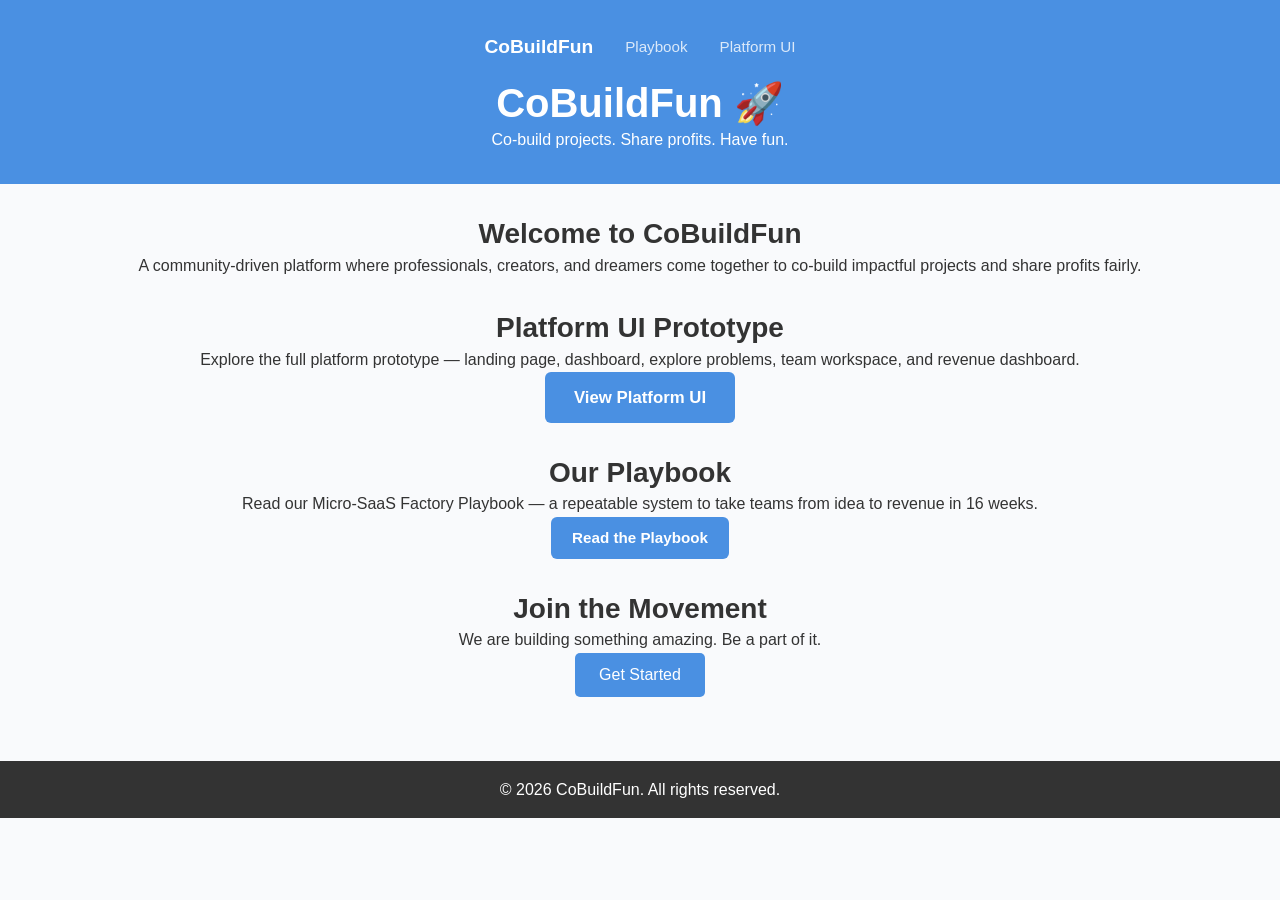
<file: index.html>
<!DOCTYPE html>
<html lang="en">
<head>
  <meta charset="UTF-8">
  <meta name="viewport" content="width=device-width, initial-scale=1.0">
  <title>CoBuildFun</title>
  <link rel="stylesheet" href="styles.css">
  <link rel="stylesheet" href="app.css">
</head>
<body>
  <header>
    <nav class="nav-bar">
      <a href="index.html" class="nav-logo">CoBuildFun</a>
      <a href="playbook.html" class="nav-link">Playbook</a>
      <a href="landing.html" class="nav-link">Platform UI</a>
    </nav>
    <h1>CoBuildFun 🚀</h1>
    <p>Co-build projects. Share profits. Have fun.</p>
  </header>
  <main>
    <section class="intro">
      <h2>Welcome to CoBuildFun</h2>
      <p>A community-driven platform where professionals, creators, and dreamers come together to co-build impactful projects and share profits fairly.</p>
    </section>
    <section class="cta">
      <h2>Platform UI Prototype</h2>
      <p>Explore the full platform prototype — landing page, dashboard, explore problems, team workspace, and revenue dashboard.</p>
      <a href="landing.html" class="btn btn-primary btn-lg" style="color:white;text-decoration:none;">View Platform UI</a>
    </section>
    <section class="cta">
      <h2>Our Playbook</h2>
      <p>Read our Micro-SaaS Factory Playbook — a repeatable system to take teams from idea to revenue in 16 weeks.</p>
      <a href="playbook.html" class="btn">Read the Playbook</a>
    </section>
    <section class="cta">
      <h2>Join the Movement</h2>
      <p>We are building something amazing. Be a part of it.</p>
      <button onclick="alert('Coming Soon!')">Get Started</button>
    </section>
  </main>
  <footer>
    <p>&copy; 2026 CoBuildFun. All rights reserved.</p>
  </footer>
  <script src="script.js"></script>
</body>
</html>
</file>
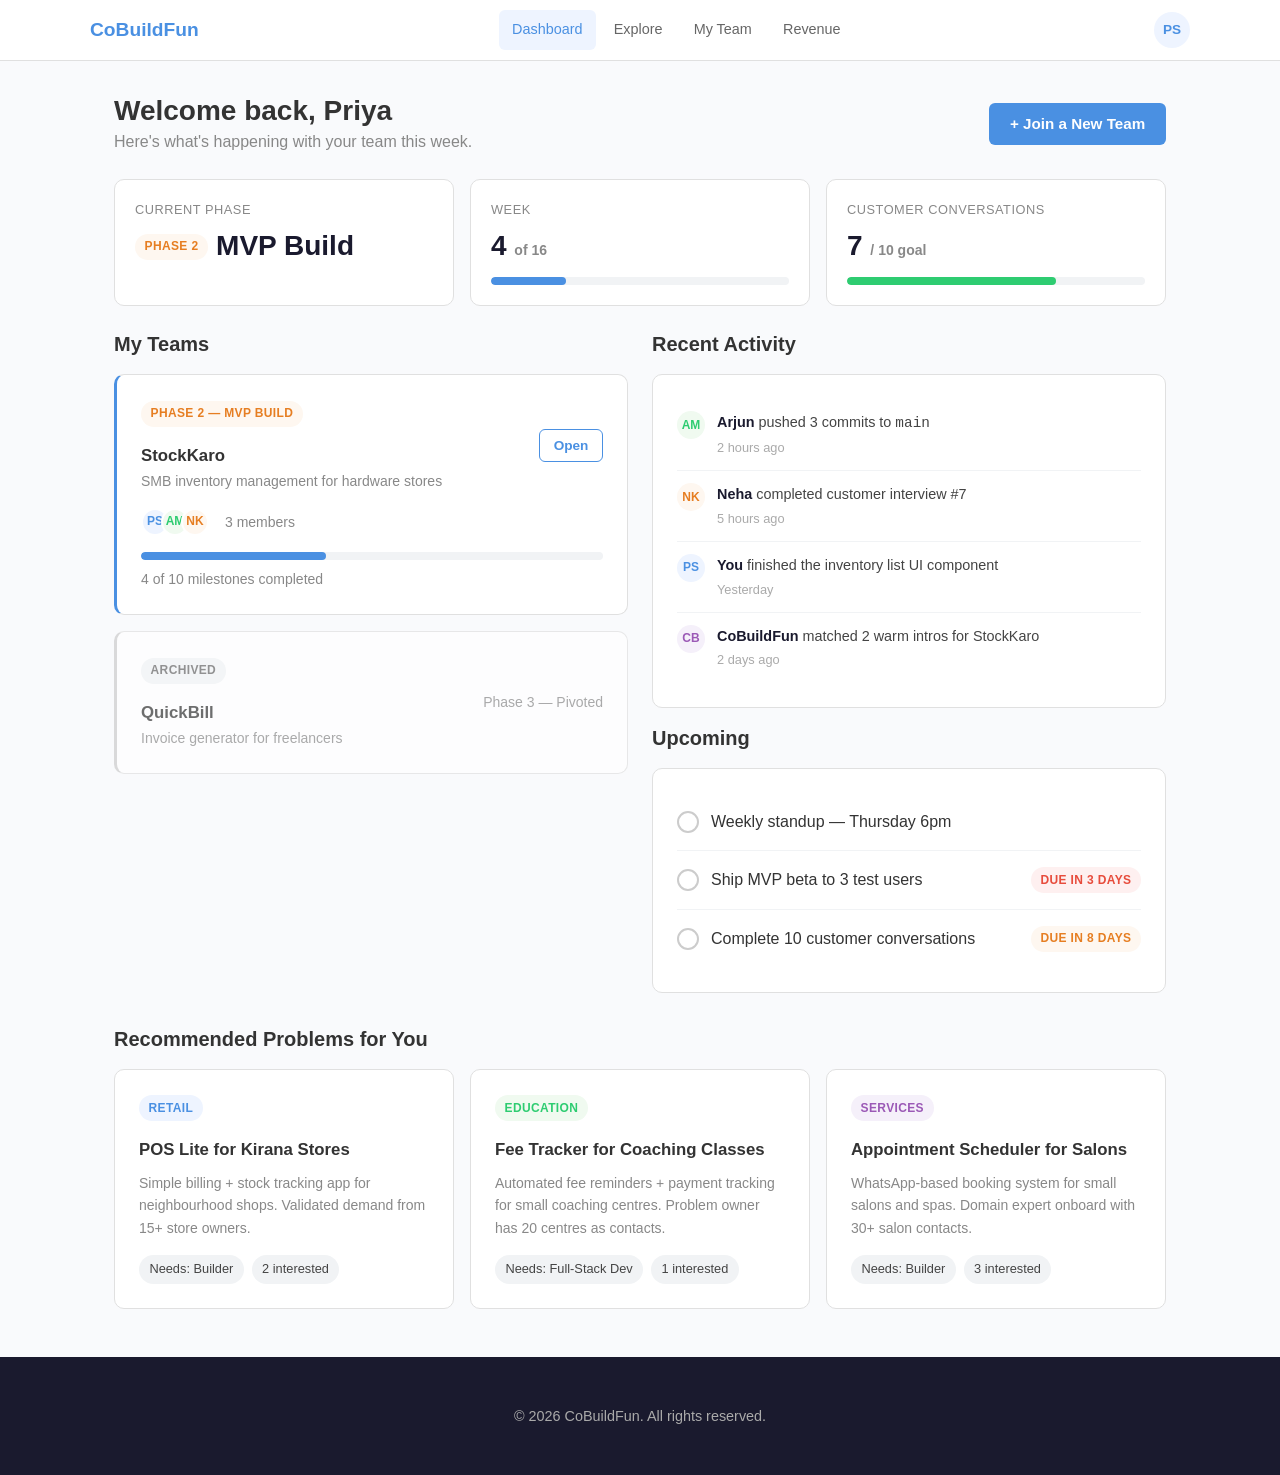
<file: dashboard.html>
<!DOCTYPE html>
<html lang="en">
<head>
  <meta charset="UTF-8">
  <meta name="viewport" content="width=device-width, initial-scale=1.0">
  <title>Dashboard | CoBuildFun</title>
  <link rel="stylesheet" href="app.css">
</head>
<body>

  <!-- Top Nav -->
  <nav class="topnav">
    <div class="topnav-inner">
      <a href="landing.html" class="topnav-logo">CoBuildFun</a>
      <div class="topnav-links">
        <a href="dashboard.html" class="active">Dashboard</a>
        <a href="explore.html">Explore</a>
        <a href="team.html">My Team</a>
        <a href="revenue.html">Revenue</a>
      </div>
      <div class="topnav-right">
        <div class="avatar" title="Priya S.">PS</div>
      </div>
    </div>
  </nav>

  <!-- Page Content -->
  <div class="container" style="padding-top:2rem;padding-bottom:3rem;">

    <!-- Greeting -->
    <div class="flex-between mb-3">
      <div>
        <h2>Welcome back, Priya</h2>
        <p class="text-muted">Here's what's happening with your team this week.</p>
      </div>
      <a href="explore.html" class="btn btn-primary">+ Join a New Team</a>
    </div>

    <!-- Stats Row -->
    <div class="dash-grid-3 mb-3">
      <div class="card stat-card">
        <div class="stat-label">Current Phase</div>
        <div class="stat-value flex-center gap-1">
          <span class="badge badge-orange">Phase 2</span>
          MVP Build
        </div>
      </div>
      <div class="card stat-card">
        <div class="stat-label">Week</div>
        <div class="stat-value">4 <span class="text-small text-muted">of 16</span></div>
        <div class="progress-bar mt-1">
          <div class="progress-fill" style="width:25%;"></div>
        </div>
      </div>
      <div class="card stat-card">
        <div class="stat-label">Customer Conversations</div>
        <div class="stat-value">7 <span class="text-small text-muted">/ 10 goal</span></div>
        <div class="progress-bar mt-1">
          <div class="progress-fill green" style="width:70%;"></div>
        </div>
      </div>
    </div>

    <!-- Two-column layout -->
    <div class="dash-grid">

      <!-- Left: My Teams -->
      <div>
        <h3 class="mb-2">My Teams</h3>

        <!-- Active Team -->
        <div class="card mb-2" style="border-left:3px solid var(--blue-600);">
          <div class="flex-between">
            <div>
              <span class="badge badge-orange mb-1">Phase 2 — MVP Build</span>
              <h4 class="mt-1">StockKaro</h4>
              <p class="text-small text-muted">SMB inventory management for hardware stores</p>
            </div>
            <a href="team.html" class="btn btn-secondary btn-sm">Open</a>
          </div>
          <div class="flex-center gap-2 mt-2">
            <div class="avatar-stack">
              <div class="avatar avatar-sm" style="background:var(--blue-100);color:var(--blue-600);" title="Priya S.">PS</div>
              <div class="avatar avatar-sm" style="background:var(--green-100);color:var(--green-500);" title="Arjun M.">AM</div>
              <div class="avatar avatar-sm" style="background:var(--orange-100);color:var(--orange-500);" title="Neha K.">NK</div>
            </div>
            <span class="text-small text-muted">3 members</span>
          </div>
          <div class="progress-bar mt-2">
            <div class="progress-fill" style="width:40%;"></div>
          </div>
          <div class="text-small text-muted mt-1">4 of 10 milestones completed</div>
        </div>

        <!-- Past Team -->
        <div class="card" style="border-left:3px solid var(--gray-300);opacity:0.7;">
          <div class="flex-between">
            <div>
              <span class="badge badge-gray mb-1">Archived</span>
              <h4 class="mt-1">QuickBill</h4>
              <p class="text-small text-muted">Invoice generator for freelancers</p>
            </div>
            <span class="text-small text-muted">Phase 3 — Pivoted</span>
          </div>
        </div>
      </div>

      <!-- Right: Activity & Upcoming -->
      <div>
        <h3 class="mb-2">Recent Activity</h3>
        <div class="card mb-2">
          <div class="activity-item">
            <div class="avatar avatar-sm" style="background:var(--green-100);color:var(--green-500);">AM</div>
            <div>
              <div class="activity-text"><strong>Arjun</strong> pushed 3 commits to <code>main</code></div>
              <div class="activity-time">2 hours ago</div>
            </div>
          </div>
          <div class="activity-item">
            <div class="avatar avatar-sm" style="background:var(--orange-100);color:var(--orange-500);">NK</div>
            <div>
              <div class="activity-text"><strong>Neha</strong> completed customer interview #7</div>
              <div class="activity-time">5 hours ago</div>
            </div>
          </div>
          <div class="activity-item">
            <div class="avatar avatar-sm" style="background:var(--blue-100);color:var(--blue-600);">PS</div>
            <div>
              <div class="activity-text"><strong>You</strong> finished the inventory list UI component</div>
              <div class="activity-time">Yesterday</div>
            </div>
          </div>
          <div class="activity-item">
            <div class="avatar avatar-sm" style="background:var(--purple-100);color:var(--purple-500);">CB</div>
            <div>
              <div class="activity-text"><strong>CoBuildFun</strong> matched 2 warm intros for StockKaro</div>
              <div class="activity-time">2 days ago</div>
            </div>
          </div>
        </div>

        <h3 class="mb-2">Upcoming</h3>
        <div class="card">
          <div class="milestone">
            <div class="milestone-header">
              <div class="milestone-check">&#10003;</div>
              <span class="milestone-title">Weekly standup — Thursday 6pm</span>
            </div>
          </div>
          <div class="milestone">
            <div class="milestone-header">
              <div class="milestone-check">&#10003;</div>
              <span class="milestone-title">Ship MVP beta to 3 test users</span>
              <span class="badge badge-red" style="margin-left:auto;">Due in 3 days</span>
            </div>
          </div>
          <div class="milestone">
            <div class="milestone-header">
              <div class="milestone-check">&#10003;</div>
              <span class="milestone-title">Complete 10 customer conversations</span>
              <span class="badge badge-orange" style="margin-left:auto;">Due in 8 days</span>
            </div>
          </div>
        </div>
      </div>

    </div>

    <!-- Recommended Problems -->
    <h3 class="mt-4 mb-2">Recommended Problems for You</h3>
    <div class="dash-grid-3">
      <div class="card">
        <span class="badge badge-blue mb-1">Retail</span>
        <h4 class="mt-1">POS Lite for Kirana Stores</h4>
        <p class="text-small text-muted mt-1">Simple billing + stock tracking app for neighbourhood shops. Validated demand from 15+ store owners.</p>
        <div class="flex-center gap-1 mt-2">
          <span class="tag">Needs: Builder</span>
          <span class="tag">2 interested</span>
        </div>
      </div>
      <div class="card">
        <span class="badge badge-green mb-1">Education</span>
        <h4 class="mt-1">Fee Tracker for Coaching Classes</h4>
        <p class="text-small text-muted mt-1">Automated fee reminders + payment tracking for small coaching centres. Problem owner has 20 centres as contacts.</p>
        <div class="flex-center gap-1 mt-2">
          <span class="tag">Needs: Full-Stack Dev</span>
          <span class="tag">1 interested</span>
        </div>
      </div>
      <div class="card">
        <span class="badge badge-purple mb-1">Services</span>
        <h4 class="mt-1">Appointment Scheduler for Salons</h4>
        <p class="text-small text-muted mt-1">WhatsApp-based booking system for small salons and spas. Domain expert onboard with 30+ salon contacts.</p>
        <div class="flex-center gap-1 mt-2">
          <span class="tag">Needs: Builder</span>
          <span class="tag">3 interested</span>
        </div>
      </div>
    </div>

  </div>

  <!-- Footer -->
  <footer class="site-footer">
    <p>&copy; 2026 CoBuildFun. All rights reserved.</p>
  </footer>

</body>
</html>
</file>
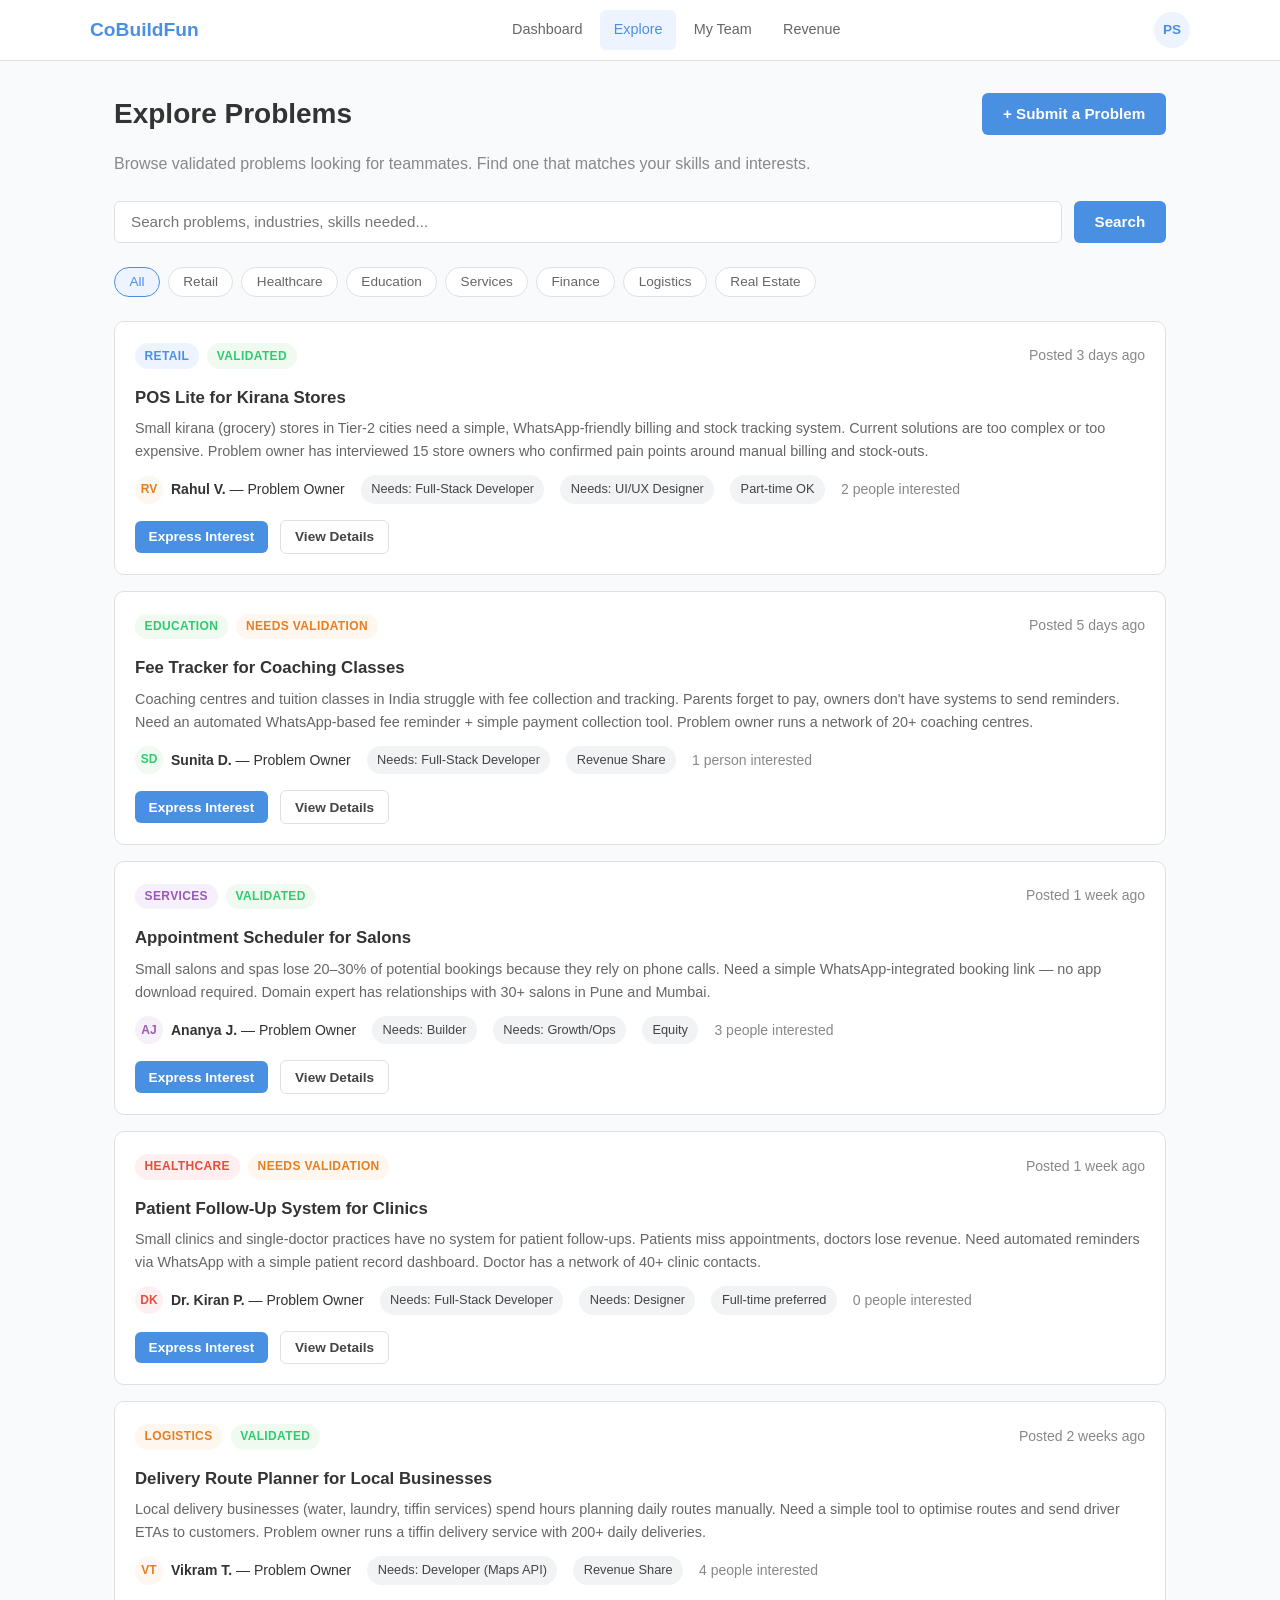
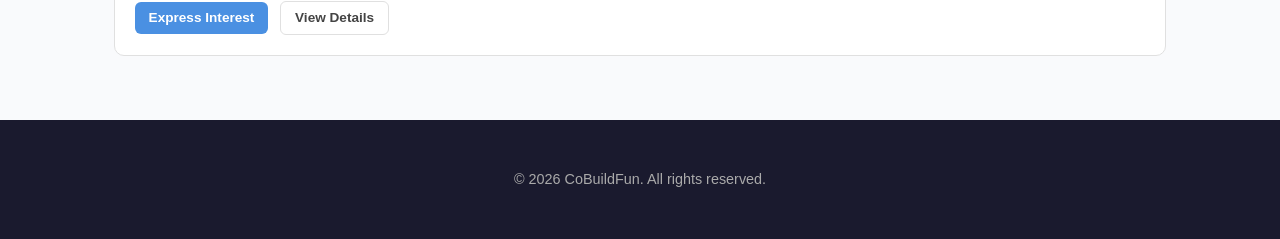
<file: explore.html>
<!DOCTYPE html>
<html lang="en">
<head>
  <meta charset="UTF-8">
  <meta name="viewport" content="width=device-width, initial-scale=1.0">
  <title>Explore Problems | CoBuildFun</title>
  <link rel="stylesheet" href="app.css">
</head>
<body>

  <!-- Top Nav -->
  <nav class="topnav">
    <div class="topnav-inner">
      <a href="landing.html" class="topnav-logo">CoBuildFun</a>
      <div class="topnav-links">
        <a href="dashboard.html">Dashboard</a>
        <a href="explore.html" class="active">Explore</a>
        <a href="team.html">My Team</a>
        <a href="revenue.html">Revenue</a>
      </div>
      <div class="topnav-right">
        <div class="avatar" title="Priya S.">PS</div>
      </div>
    </div>
  </nav>

  <div class="container" style="padding-top:2rem;padding-bottom:3rem;">

    <div class="flex-between mb-2">
      <h2>Explore Problems</h2>
      <button class="btn btn-primary" onclick="document.getElementById('submit-modal').classList.add('open')">+ Submit a Problem</button>
    </div>
    <p class="text-muted mb-3">Browse validated problems looking for teammates. Find one that matches your skills and interests.</p>

    <!-- Search -->
    <div class="search-bar">
      <input type="text" class="search-input" placeholder="Search problems, industries, skills needed...">
      <button class="btn btn-primary">Search</button>
    </div>

    <!-- Filters -->
    <div class="filter-bar">
      <button class="filter-btn active">All</button>
      <button class="filter-btn">Retail</button>
      <button class="filter-btn">Healthcare</button>
      <button class="filter-btn">Education</button>
      <button class="filter-btn">Services</button>
      <button class="filter-btn">Finance</button>
      <button class="filter-btn">Logistics</button>
      <button class="filter-btn">Real Estate</button>
    </div>

    <!-- Problem Cards -->
    <div class="card problem-card">
      <div class="flex-between">
        <div>
          <span class="badge badge-blue">Retail</span>
          <span class="badge badge-green" style="margin-left:0.25rem;">Validated</span>
        </div>
        <span class="text-small text-muted">Posted 3 days ago</span>
      </div>
      <h4 class="mt-2">POS Lite for Kirana Stores</h4>
      <p class="problem-desc">Small kirana (grocery) stores in Tier-2 cities need a simple, WhatsApp-friendly billing and stock tracking system. Current solutions are too complex or too expensive. Problem owner has interviewed 15 store owners who confirmed pain points around manual billing and stock-outs.</p>
      <div class="problem-meta">
        <div class="flex-center gap-1">
          <div class="avatar avatar-sm" style="background:var(--orange-100);color:var(--orange-500);">RV</div>
          <span class="text-small"><strong>Rahul V.</strong> — Problem Owner</span>
        </div>
        <span class="tag">Needs: Full-Stack Developer</span>
        <span class="tag">Needs: UI/UX Designer</span>
        <span class="tag">Part-time OK</span>
        <span class="text-small text-muted">2 people interested</span>
      </div>
      <div class="mt-2">
        <button class="btn btn-primary btn-sm">Express Interest</button>
        <button class="btn btn-ghost btn-sm" style="margin-left:0.5rem;">View Details</button>
      </div>
    </div>

    <div class="card problem-card">
      <div class="flex-between">
        <div>
          <span class="badge badge-green">Education</span>
          <span class="badge badge-orange" style="margin-left:0.25rem;">Needs Validation</span>
        </div>
        <span class="text-small text-muted">Posted 5 days ago</span>
      </div>
      <h4 class="mt-2">Fee Tracker for Coaching Classes</h4>
      <p class="problem-desc">Coaching centres and tuition classes in India struggle with fee collection and tracking. Parents forget to pay, owners don't have systems to send reminders. Need an automated WhatsApp-based fee reminder + simple payment collection tool. Problem owner runs a network of 20+ coaching centres.</p>
      <div class="problem-meta">
        <div class="flex-center gap-1">
          <div class="avatar avatar-sm" style="background:var(--green-100);color:var(--green-500);">SD</div>
          <span class="text-small"><strong>Sunita D.</strong> — Problem Owner</span>
        </div>
        <span class="tag">Needs: Full-Stack Developer</span>
        <span class="tag">Revenue Share</span>
        <span class="text-small text-muted">1 person interested</span>
      </div>
      <div class="mt-2">
        <button class="btn btn-primary btn-sm">Express Interest</button>
        <button class="btn btn-ghost btn-sm" style="margin-left:0.5rem;">View Details</button>
      </div>
    </div>

    <div class="card problem-card">
      <div class="flex-between">
        <div>
          <span class="badge badge-purple">Services</span>
          <span class="badge badge-green" style="margin-left:0.25rem;">Validated</span>
        </div>
        <span class="text-small text-muted">Posted 1 week ago</span>
      </div>
      <h4 class="mt-2">Appointment Scheduler for Salons</h4>
      <p class="problem-desc">Small salons and spas lose 20–30% of potential bookings because they rely on phone calls. Need a simple WhatsApp-integrated booking link — no app download required. Domain expert has relationships with 30+ salons in Pune and Mumbai.</p>
      <div class="problem-meta">
        <div class="flex-center gap-1">
          <div class="avatar avatar-sm" style="background:var(--purple-100);color:var(--purple-500);">AJ</div>
          <span class="text-small"><strong>Ananya J.</strong> — Problem Owner</span>
        </div>
        <span class="tag">Needs: Builder</span>
        <span class="tag">Needs: Growth/Ops</span>
        <span class="tag">Equity</span>
        <span class="text-small text-muted">3 people interested</span>
      </div>
      <div class="mt-2">
        <button class="btn btn-primary btn-sm">Express Interest</button>
        <button class="btn btn-ghost btn-sm" style="margin-left:0.5rem;">View Details</button>
      </div>
    </div>

    <div class="card problem-card">
      <div class="flex-between">
        <div>
          <span class="badge badge-red">Healthcare</span>
          <span class="badge badge-orange" style="margin-left:0.25rem;">Needs Validation</span>
        </div>
        <span class="text-small text-muted">Posted 1 week ago</span>
      </div>
      <h4 class="mt-2">Patient Follow-Up System for Clinics</h4>
      <p class="problem-desc">Small clinics and single-doctor practices have no system for patient follow-ups. Patients miss appointments, doctors lose revenue. Need automated reminders via WhatsApp with a simple patient record dashboard. Doctor has a network of 40+ clinic contacts.</p>
      <div class="problem-meta">
        <div class="flex-center gap-1">
          <div class="avatar avatar-sm" style="background:var(--red-100);color:var(--red-500);">DK</div>
          <span class="text-small"><strong>Dr. Kiran P.</strong> — Problem Owner</span>
        </div>
        <span class="tag">Needs: Full-Stack Developer</span>
        <span class="tag">Needs: Designer</span>
        <span class="tag">Full-time preferred</span>
        <span class="text-small text-muted">0 people interested</span>
      </div>
      <div class="mt-2">
        <button class="btn btn-primary btn-sm">Express Interest</button>
        <button class="btn btn-ghost btn-sm" style="margin-left:0.5rem;">View Details</button>
      </div>
    </div>

    <div class="card problem-card">
      <div class="flex-between">
        <div>
          <span class="badge badge-orange">Logistics</span>
          <span class="badge badge-green" style="margin-left:0.25rem;">Validated</span>
        </div>
        <span class="text-small text-muted">Posted 2 weeks ago</span>
      </div>
      <h4 class="mt-2">Delivery Route Planner for Local Businesses</h4>
      <p class="problem-desc">Local delivery businesses (water, laundry, tiffin services) spend hours planning daily routes manually. Need a simple tool to optimise routes and send driver ETAs to customers. Problem owner runs a tiffin delivery service with 200+ daily deliveries.</p>
      <div class="problem-meta">
        <div class="flex-center gap-1">
          <div class="avatar avatar-sm" style="background:var(--orange-100);color:var(--orange-500);">VT</div>
          <span class="text-small"><strong>Vikram T.</strong> — Problem Owner</span>
        </div>
        <span class="tag">Needs: Developer (Maps API)</span>
        <span class="tag">Revenue Share</span>
        <span class="text-small text-muted">4 people interested</span>
      </div>
      <div class="mt-2">
        <button class="btn btn-primary btn-sm">Express Interest</button>
        <button class="btn btn-ghost btn-sm" style="margin-left:0.5rem;">View Details</button>
      </div>
    </div>

  </div>

  <!-- Submit Problem Modal -->
  <div class="modal-overlay" id="submit-modal">
    <div class="modal">
      <div class="flex-between mb-3">
        <h3>Submit a Problem</h3>
        <button class="btn btn-ghost btn-sm" onclick="document.getElementById('submit-modal').classList.remove('open')">&times;</button>
      </div>
      <div class="form-group">
        <label>Problem Title</label>
        <input type="text" placeholder="e.g. POS system for kirana stores">
      </div>
      <div class="form-group">
        <label>Industry</label>
        <select>
          <option value="">Select industry</option>
          <option>Retail</option>
          <option>Healthcare</option>
          <option>Education</option>
          <option>Services</option>
          <option>Finance</option>
          <option>Logistics</option>
          <option>Real Estate</option>
          <option>Other</option>
        </select>
      </div>
      <div class="form-group">
        <label>Problem Description</label>
        <textarea placeholder="Describe the problem. Who has it? How do you know it's real? How many potential customers do you have access to?"></textarea>
      </div>
      <div class="form-group">
        <label>Your Customer Access</label>
        <input type="text" placeholder="e.g. I know 15 store owners in Jaipur who want this">
      </div>
      <div class="form-group">
        <label>Skills You're Looking For</label>
        <input type="text" placeholder="e.g. Full-stack developer, UI designer">
      </div>
      <div class="form-group">
        <label>Compensation Model</label>
        <select>
          <option>Revenue Share</option>
          <option>Equity Split</option>
          <option>Mix of Both</option>
        </select>
      </div>
      <button class="btn btn-primary" style="width:100%;justify-content:center;" onclick="alert('Problem submitted! (This is a prototype)')">Submit Problem</button>
    </div>
  </div>

  <footer class="site-footer">
    <p>&copy; 2026 CoBuildFun. All rights reserved.</p>
  </footer>

  <script>
    // Filter buttons
    document.querySelectorAll('.filter-btn').forEach(function(btn) {
      btn.addEventListener('click', function() {
        document.querySelectorAll('.filter-btn').forEach(function(b) { b.classList.remove('active'); });
        this.classList.add('active');
      });
    });
    // Modal close on overlay click
    document.getElementById('submit-modal').addEventListener('click', function(e) {
      if (e.target === this) this.classList.remove('open');
    });
  </script>

</body>
</html>
</file>
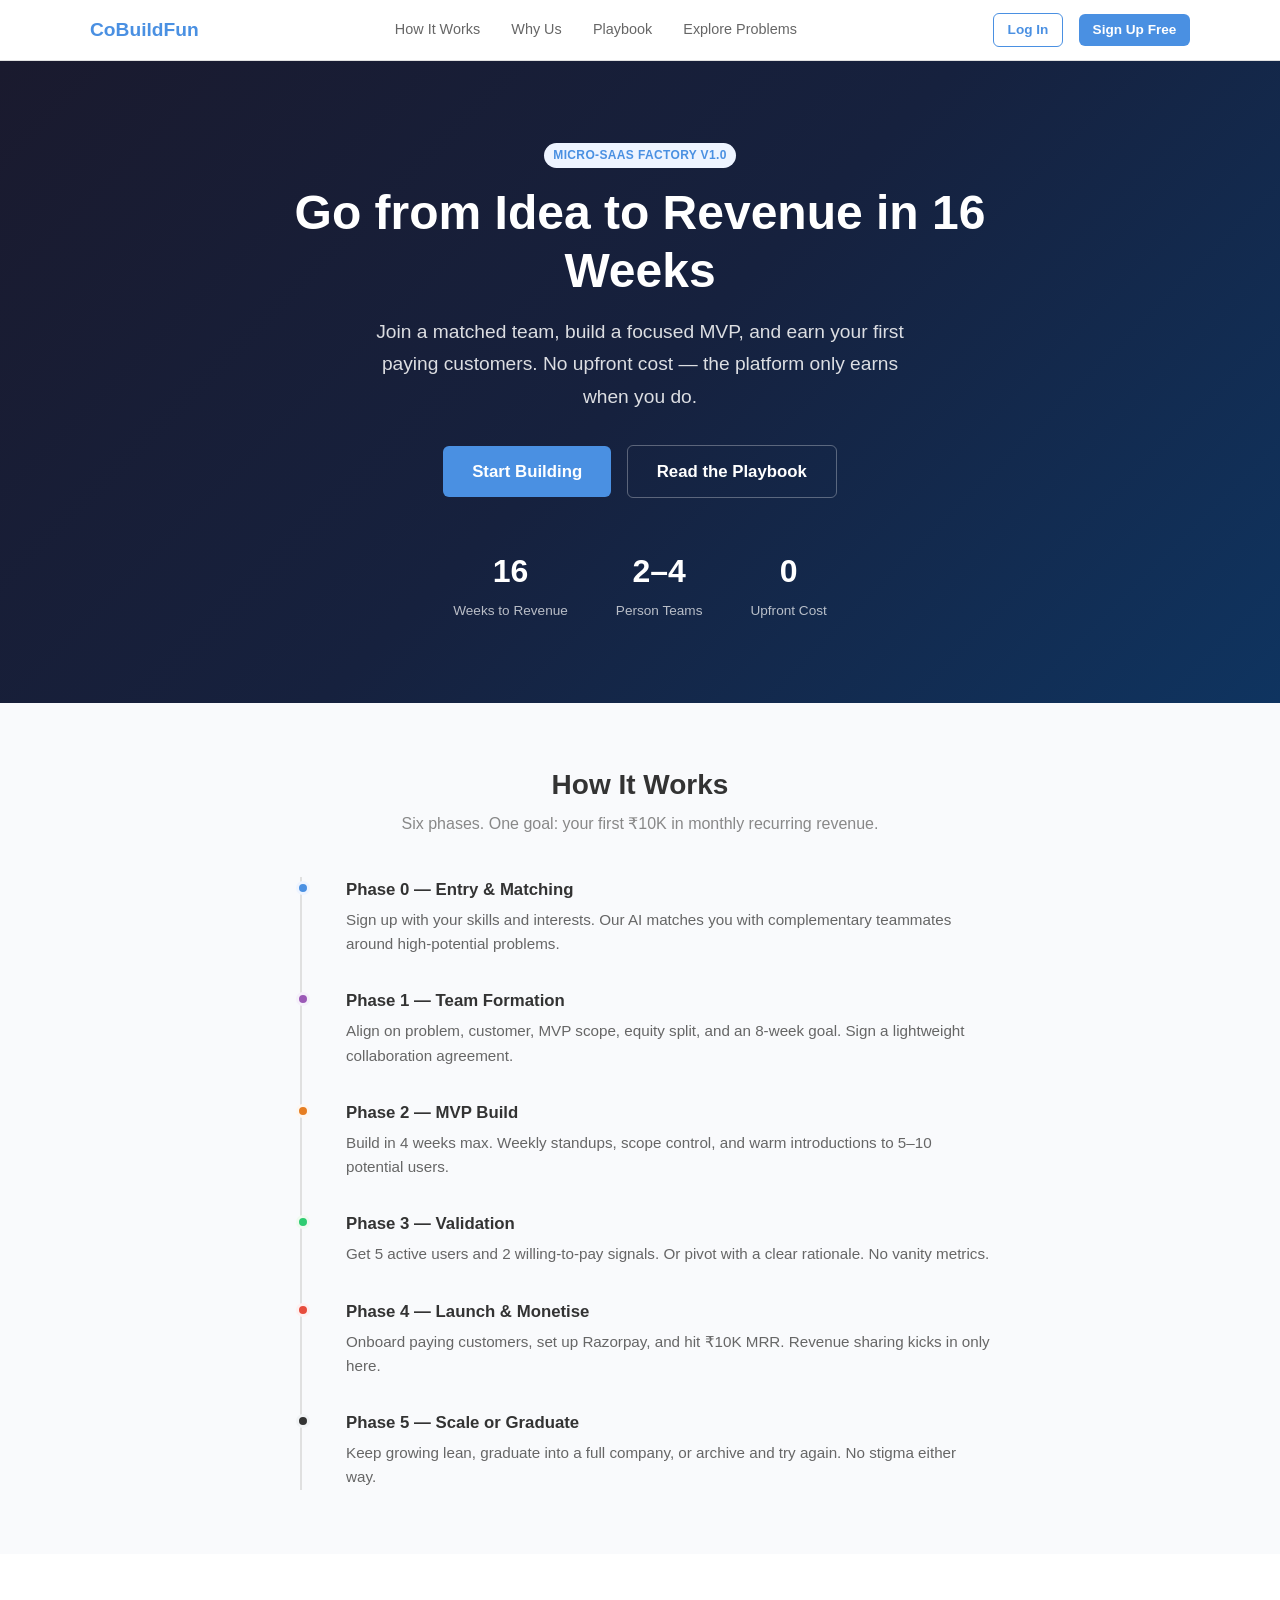
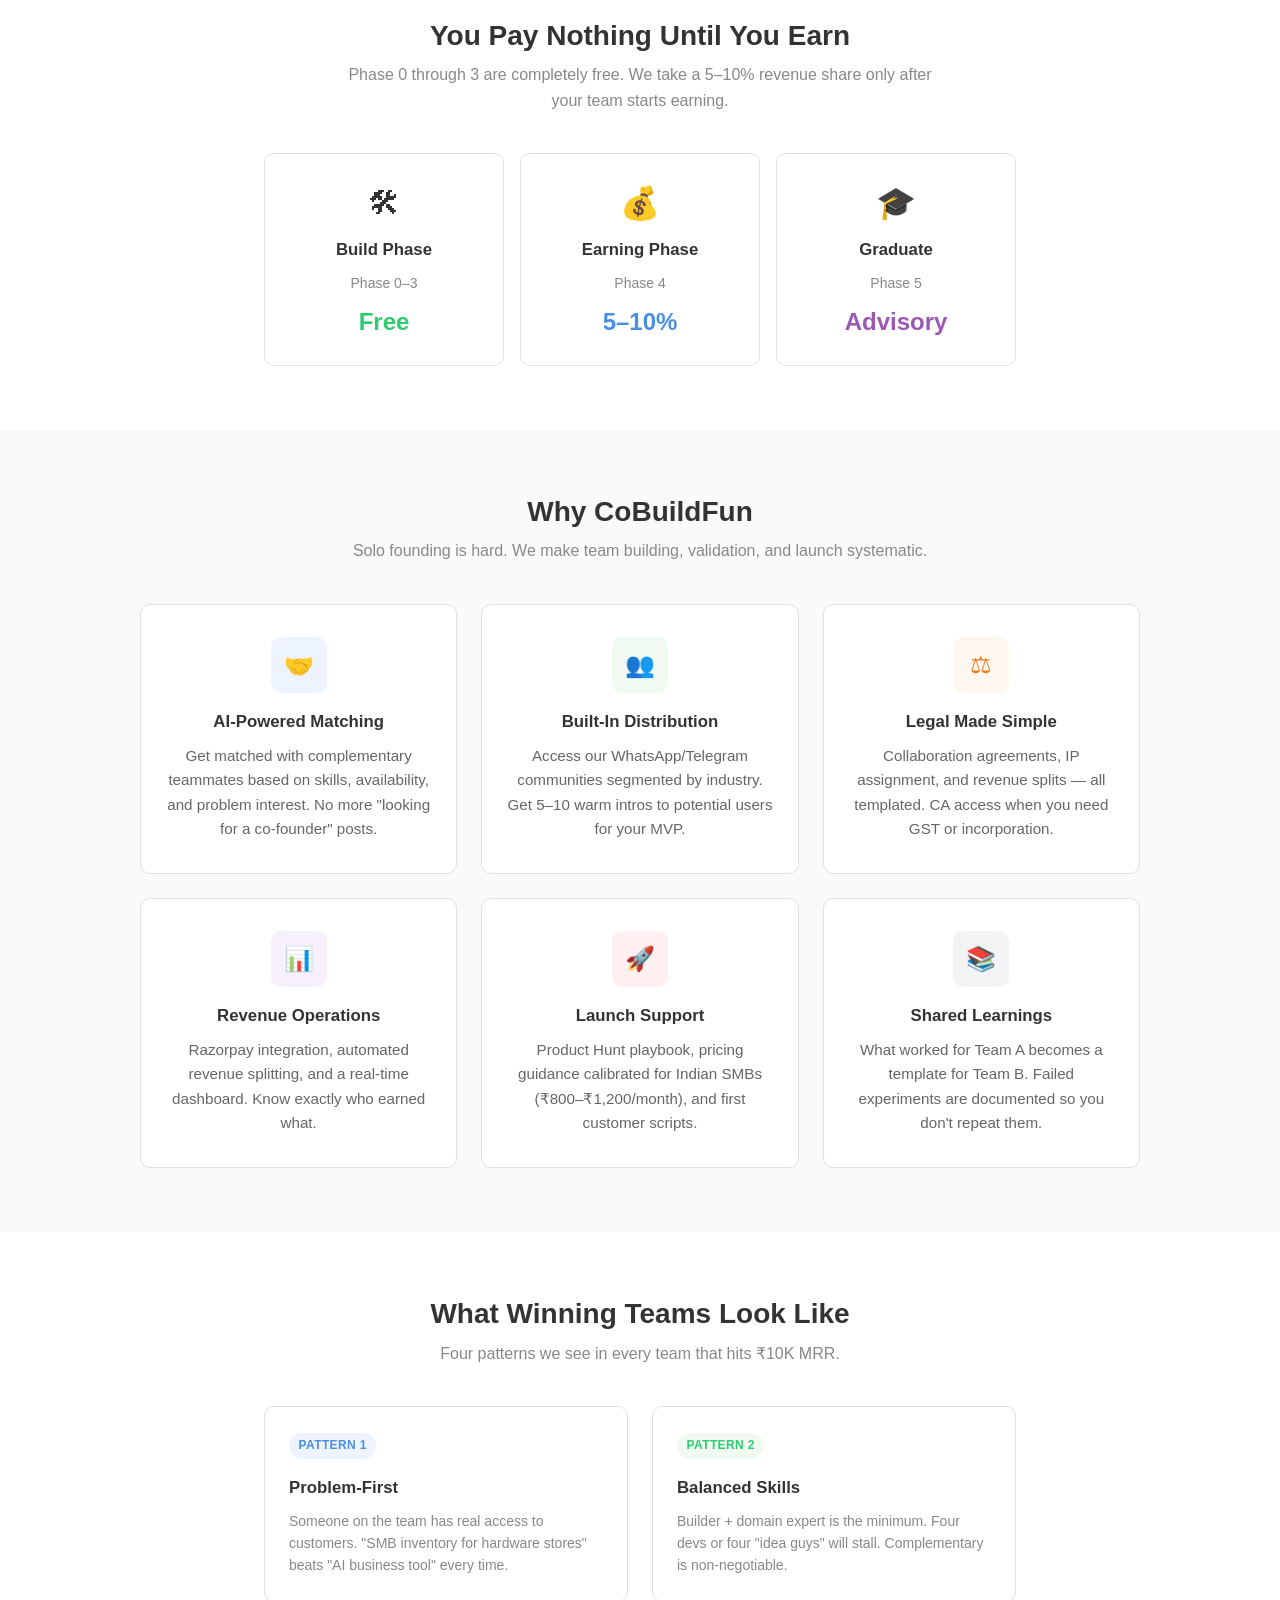
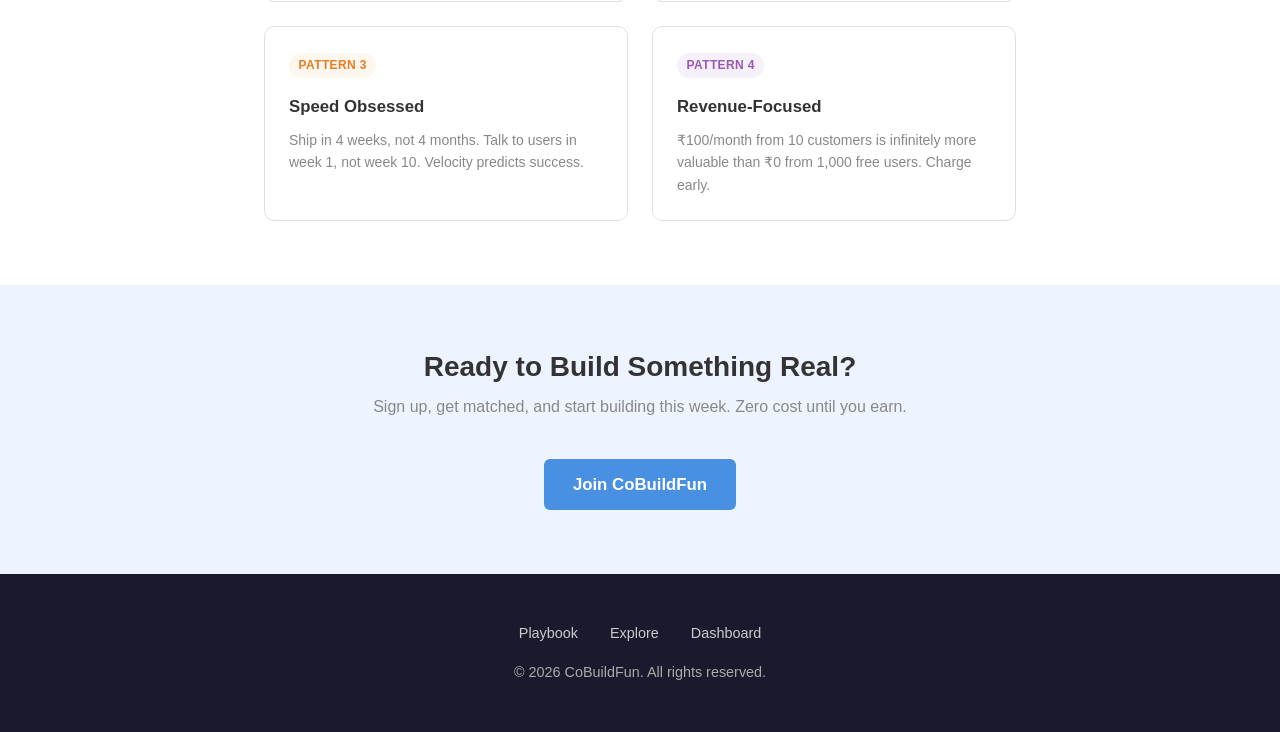
<file: landing.html>
<!DOCTYPE html>
<html lang="en">
<head>
  <meta charset="UTF-8">
  <meta name="viewport" content="width=device-width, initial-scale=1.0">
  <title>CoBuildFun — Co-build Micro-SaaS. Share Profits.</title>
  <link rel="stylesheet" href="app.css">
</head>
<body>

  <!-- Top Nav -->
  <nav class="topnav">
    <div class="topnav-inner">
      <a href="landing.html" class="topnav-logo">CoBuildFun</a>
      <div class="topnav-links">
        <a href="#how-it-works">How It Works</a>
        <a href="#why">Why Us</a>
        <a href="playbook.html">Playbook</a>
        <a href="explore.html">Explore Problems</a>
      </div>
      <div class="topnav-right">
        <a href="dashboard.html" class="btn btn-secondary btn-sm">Log In</a>
        <a href="#signup-modal" class="btn btn-primary btn-sm" id="open-signup">Sign Up Free</a>
      </div>
    </div>
  </nav>

  <!-- Hero -->
  <section class="hero">
    <div class="container-narrow">
      <span class="badge badge-blue" style="margin-bottom:1rem;">Micro-SaaS Factory v1.0</span>
      <h1>Go from Idea to Revenue in 16 Weeks</h1>
      <p>Join a matched team, build a focused MVP, and earn your first paying customers. No upfront cost — the platform only earns when you do.</p>
      <div class="flex-center gap-2" style="justify-content:center;">
        <a href="#signup-modal" class="btn btn-primary btn-lg" id="hero-signup">Start Building</a>
        <a href="playbook.html" class="btn btn-ghost btn-lg" style="border-color: rgba(255,255,255,0.3); color: white;">Read the Playbook</a>
      </div>
      <div class="hero-stats">
        <div class="hero-stat">
          <span class="num">16</span>
          <span class="label">Weeks to Revenue</span>
        </div>
        <div class="hero-stat">
          <span class="num">2–4</span>
          <span class="label">Person Teams</span>
        </div>
        <div class="hero-stat">
          <span class="num">0</span>
          <span class="label">Upfront Cost</span>
        </div>
      </div>
    </div>
  </section>

  <!-- How It Works -->
  <section class="landing-section" id="how-it-works">
    <div class="container-narrow">
      <h2>How It Works</h2>
      <p class="section-sub">Six phases. One goal: your first ₹10K in monthly recurring revenue.</p>
      <div class="timeline">
        <div class="timeline-item">
          <div class="timeline-dot"></div>
          <h4>Phase 0 — Entry & Matching</h4>
          <p>Sign up with your skills and interests. Our AI matches you with complementary teammates around high-potential problems.</p>
        </div>
        <div class="timeline-item">
          <div class="timeline-dot" style="background:var(--purple-500);border-color:var(--purple-100);"></div>
          <h4>Phase 1 — Team Formation</h4>
          <p>Align on problem, customer, MVP scope, equity split, and an 8-week goal. Sign a lightweight collaboration agreement.</p>
        </div>
        <div class="timeline-item">
          <div class="timeline-dot" style="background:var(--orange-500);border-color:var(--orange-100);"></div>
          <h4>Phase 2 — MVP Build</h4>
          <p>Build in 4 weeks max. Weekly standups, scope control, and warm introductions to 5–10 potential users.</p>
        </div>
        <div class="timeline-item">
          <div class="timeline-dot" style="background:var(--green-500);border-color:var(--green-100);"></div>
          <h4>Phase 3 — Validation</h4>
          <p>Get 5 active users and 2 willing-to-pay signals. Or pivot with a clear rationale. No vanity metrics.</p>
        </div>
        <div class="timeline-item">
          <div class="timeline-dot" style="background:var(--red-500);border-color:var(--red-100);"></div>
          <h4>Phase 4 — Launch & Monetise</h4>
          <p>Onboard paying customers, set up Razorpay, and hit ₹10K MRR. Revenue sharing kicks in only here.</p>
        </div>
        <div class="timeline-item">
          <div class="timeline-dot" style="background:var(--gray-800);border-color:var(--gray-100);"></div>
          <h4>Phase 5 — Scale or Graduate</h4>
          <p>Keep growing lean, graduate into a full company, or archive and try again. No stigma either way.</p>
        </div>
      </div>
    </div>
  </section>

  <!-- Revenue Model -->
  <section class="landing-section" id="revenue-model">
    <div class="container-narrow">
      <h2>You Pay Nothing Until You Earn</h2>
      <p class="section-sub">Phase 0 through 3 are completely free. We take a 5–10% revenue share only after your team starts earning.</p>
      <div class="dash-grid-3">
        <div class="card text-center">
          <div style="font-size:2rem;margin-bottom:0.5rem;">&#x1F6E0;</div>
          <h4>Build Phase</h4>
          <p class="text-small text-muted mt-1">Phase 0–3</p>
          <p style="font-size:1.5rem;font-weight:800;color:var(--green-500);margin-top:0.5rem;">Free</p>
        </div>
        <div class="card text-center">
          <div style="font-size:2rem;margin-bottom:0.5rem;">&#x1F4B0;</div>
          <h4>Earning Phase</h4>
          <p class="text-small text-muted mt-1">Phase 4</p>
          <p style="font-size:1.5rem;font-weight:800;color:var(--blue-600);margin-top:0.5rem;">5–10%</p>
        </div>
        <div class="card text-center">
          <div style="font-size:2rem;margin-bottom:0.5rem;">&#x1F393;</div>
          <h4>Graduate</h4>
          <p class="text-small text-muted mt-1">Phase 5</p>
          <p style="font-size:1.5rem;font-weight:800;color:var(--purple-500);margin-top:0.5rem;">Advisory</p>
        </div>
      </div>
    </div>
  </section>

  <!-- Why CoBuildFun -->
  <section class="landing-section" id="why">
    <div class="container">
      <h2>Why CoBuildFun</h2>
      <p class="section-sub">Solo founding is hard. We make team building, validation, and launch systematic.</p>
      <div class="features-grid">
        <div class="card feature-card">
          <div class="feature-icon" style="background:var(--blue-100);color:var(--blue-600);">&#x1F91D;</div>
          <h4>AI-Powered Matching</h4>
          <p>Get matched with complementary teammates based on skills, availability, and problem interest. No more "looking for a co-founder" posts.</p>
        </div>
        <div class="card feature-card">
          <div class="feature-icon" style="background:var(--green-100);color:var(--green-500);">&#x1F465;</div>
          <h4>Built-In Distribution</h4>
          <p>Access our WhatsApp/Telegram communities segmented by industry. Get 5–10 warm intros to potential users for your MVP.</p>
        </div>
        <div class="card feature-card">
          <div class="feature-icon" style="background:var(--orange-100);color:var(--orange-500);">&#x2696;</div>
          <h4>Legal Made Simple</h4>
          <p>Collaboration agreements, IP assignment, and revenue splits — all templated. CA access when you need GST or incorporation.</p>
        </div>
        <div class="card feature-card">
          <div class="feature-icon" style="background:var(--purple-100);color:var(--purple-500);">&#x1F4CA;</div>
          <h4>Revenue Operations</h4>
          <p>Razorpay integration, automated revenue splitting, and a real-time dashboard. Know exactly who earned what.</p>
        </div>
        <div class="card feature-card">
          <div class="feature-icon" style="background:var(--red-100);color:var(--red-500);">&#x1F680;</div>
          <h4>Launch Support</h4>
          <p>Product Hunt playbook, pricing guidance calibrated for Indian SMBs (₹800–₹1,200/month), and first customer scripts.</p>
        </div>
        <div class="card feature-card">
          <div class="feature-icon" style="background:var(--gray-100);color:var(--gray-700);">&#x1F4DA;</div>
          <h4>Shared Learnings</h4>
          <p>What worked for Team A becomes a template for Team B. Failed experiments are documented so you don't repeat them.</p>
        </div>
      </div>
    </div>
  </section>

  <!-- Success Patterns -->
  <section class="landing-section">
    <div class="container-narrow">
      <h2>What Winning Teams Look Like</h2>
      <p class="section-sub">Four patterns we see in every team that hits ₹10K MRR.</p>
      <div class="dash-grid">
        <div class="card">
          <span class="badge badge-blue mb-1">Pattern 1</span>
          <h4 class="mt-1">Problem-First</h4>
          <p class="text-small text-muted mt-1">Someone on the team has real access to customers. "SMB inventory for hardware stores" beats "AI business tool" every time.</p>
        </div>
        <div class="card">
          <span class="badge badge-green mb-1">Pattern 2</span>
          <h4 class="mt-1">Balanced Skills</h4>
          <p class="text-small text-muted mt-1">Builder + domain expert is the minimum. Four devs or four "idea guys" will stall. Complementary is non-negotiable.</p>
        </div>
        <div class="card">
          <span class="badge badge-orange mb-1">Pattern 3</span>
          <h4 class="mt-1">Speed Obsessed</h4>
          <p class="text-small text-muted mt-1">Ship in 4 weeks, not 4 months. Talk to users in week 1, not week 10. Velocity predicts success.</p>
        </div>
        <div class="card">
          <span class="badge badge-purple mb-1">Pattern 4</span>
          <h4 class="mt-1">Revenue-Focused</h4>
          <p class="text-small text-muted mt-1">₹100/month from 10 customers is infinitely more valuable than ₹0 from 1,000 free users. Charge early.</p>
        </div>
      </div>
    </div>
  </section>

  <!-- CTA -->
  <section class="landing-section text-center" style="background:var(--blue-100);">
    <div class="container-narrow">
      <h2>Ready to Build Something Real?</h2>
      <p class="section-sub">Sign up, get matched, and start building this week. Zero cost until you earn.</p>
      <a href="#signup-modal" class="btn btn-primary btn-lg" id="bottom-signup">Join CoBuildFun</a>
    </div>
  </section>

  <!-- Footer -->
  <footer class="site-footer">
    <div class="footer-links">
      <a href="playbook.html">Playbook</a>
      <a href="explore.html">Explore</a>
      <a href="dashboard.html">Dashboard</a>
    </div>
    <p>&copy; 2026 CoBuildFun. All rights reserved.</p>
  </footer>

  <!-- Signup Modal -->
  <div class="modal-overlay" id="signup-modal">
    <div class="modal">
      <div class="flex-between mb-3">
        <h3>Join CoBuildFun</h3>
        <button class="btn btn-ghost btn-sm" id="close-signup">&times;</button>
      </div>
      <div class="form-group">
        <label>Full Name</label>
        <input type="text" placeholder="Priya Sharma">
      </div>
      <div class="form-group">
        <label>Email</label>
        <input type="email" placeholder="priya@example.com">
      </div>
      <div class="form-group">
        <label>Primary Skill</label>
        <select>
          <option value="">Select your primary skill</option>
          <option>Full-Stack Developer</option>
          <option>Frontend Developer</option>
          <option>Backend Developer</option>
          <option>Mobile Developer</option>
          <option>UI/UX Designer</option>
          <option>Product Manager</option>
          <option>Domain Expert / Industry Insider</option>
          <option>Marketing / Growth</option>
          <option>Sales / Business Development</option>
          <option>Operations</option>
        </select>
      </div>
      <div class="form-group">
        <label>Time Commitment</label>
        <select>
          <option value="">How much time can you give?</option>
          <option>Weekends only (~8 hrs/week)</option>
          <option>Part-time (~15 hrs/week)</option>
          <option>Full-time (~40 hrs/week)</option>
        </select>
      </div>
      <div class="form-group">
        <label>Industries of Interest</label>
        <input type="text" placeholder="e.g. Retail, Healthcare, Education">
      </div>
      <div class="form-group">
        <label>Compensation Preference</label>
        <select>
          <option value="">What motivates you?</option>
          <option>Revenue share (cash)</option>
          <option>Equity</option>
          <option>Mix of both</option>
          <option>Open to anything</option>
        </select>
      </div>
      <button class="btn btn-primary" style="width:100%;justify-content:center;margin-top:0.5rem;" onclick="alert('Thanks! You\'ll hear from us soon. (This is a prototype)')">Create Account</button>
    </div>
  </div>

  <script>
    // Modal open/close
    document.querySelectorAll('#open-signup, #hero-signup, #bottom-signup').forEach(function(el) {
      el.addEventListener('click', function(e) {
        e.preventDefault();
        document.getElementById('signup-modal').classList.add('open');
      });
    });
    document.getElementById('close-signup').addEventListener('click', function() {
      document.getElementById('signup-modal').classList.remove('open');
    });
    document.getElementById('signup-modal').addEventListener('click', function(e) {
      if (e.target === this) this.classList.remove('open');
    });
  </script>

</body>
</html>
</file>
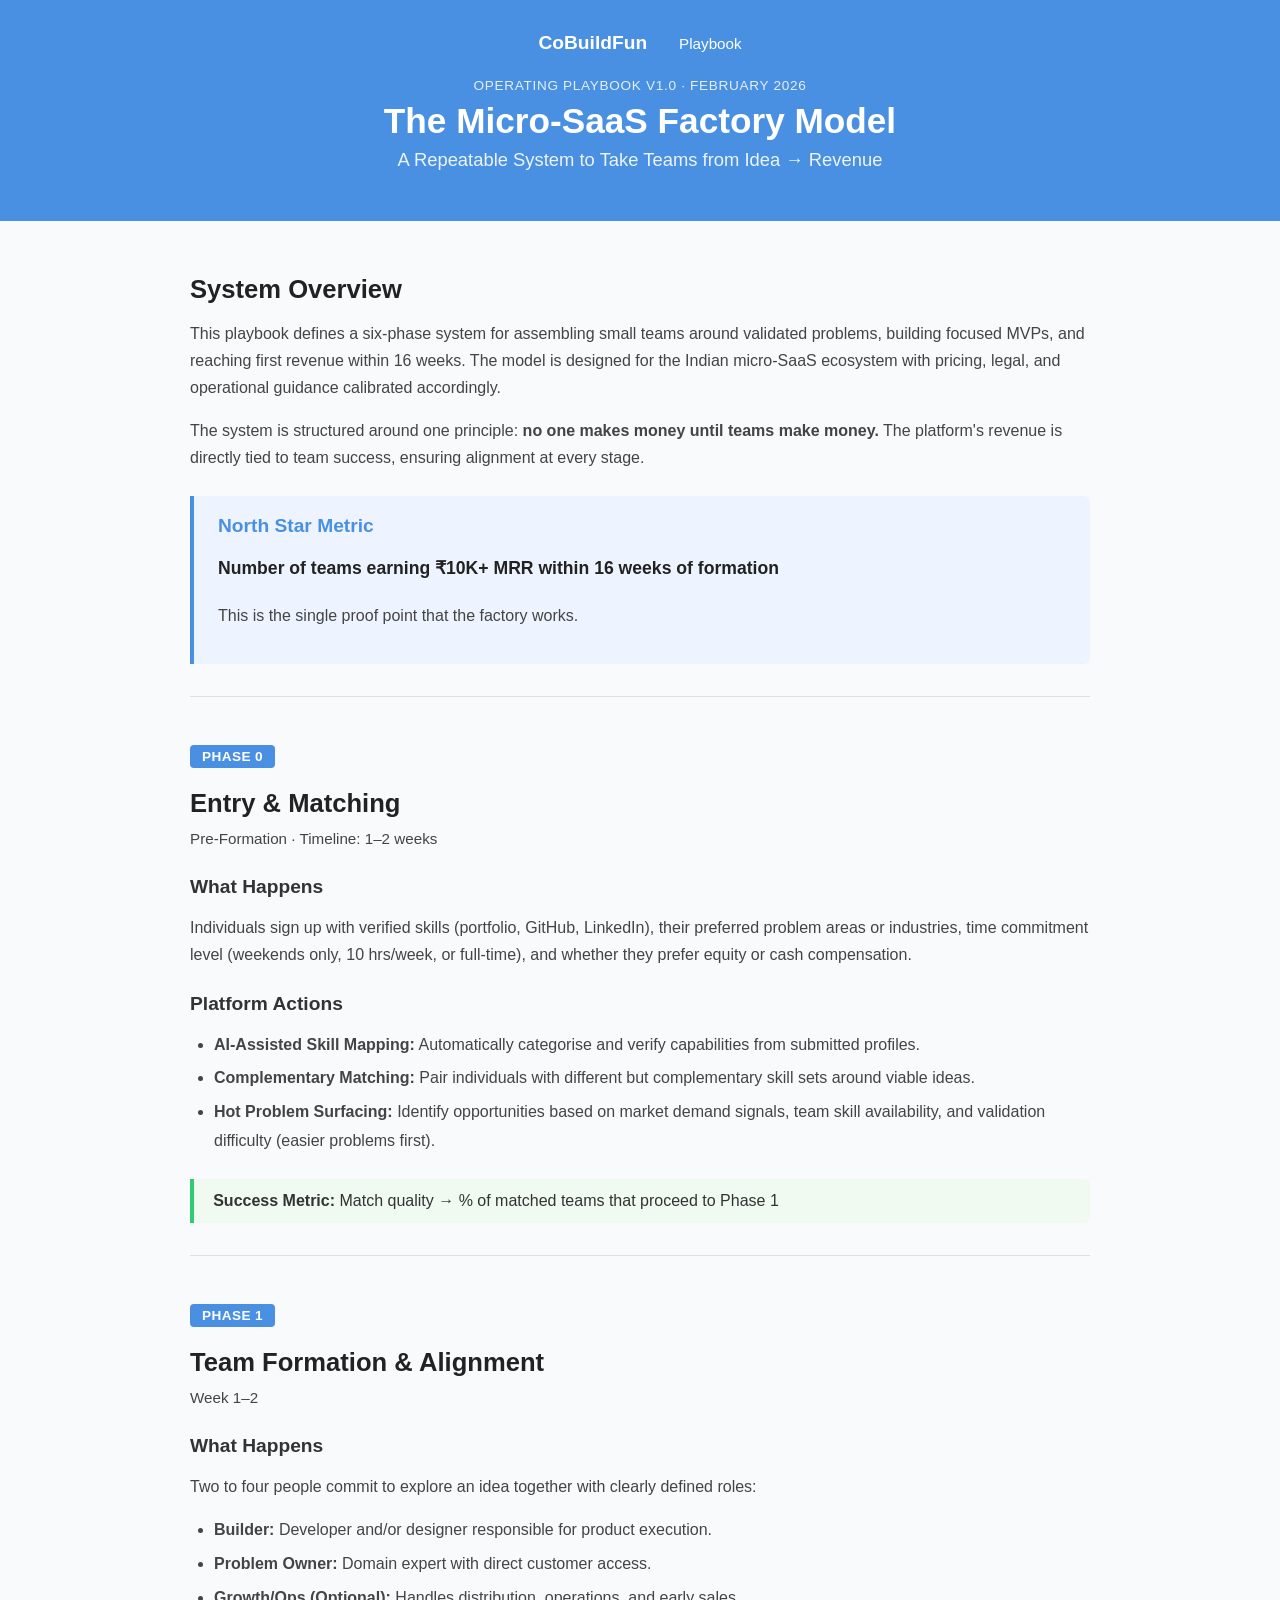
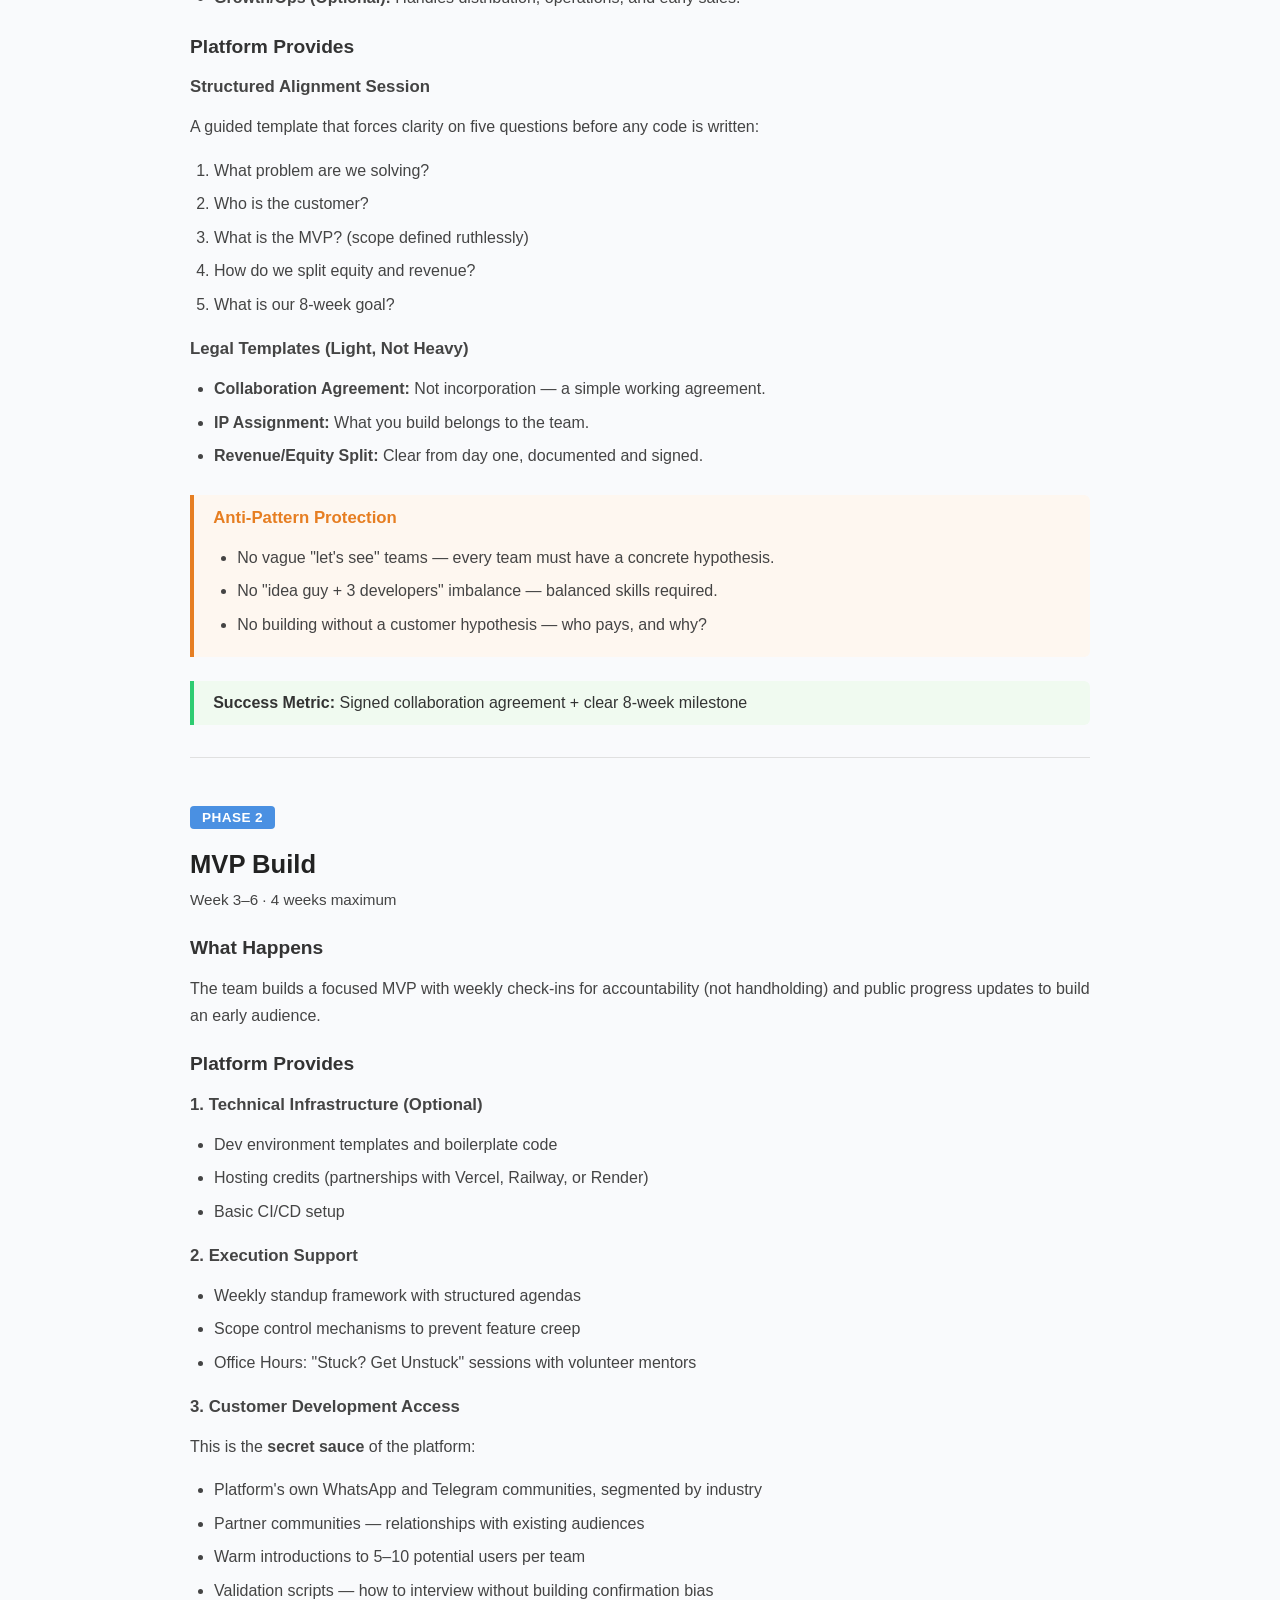
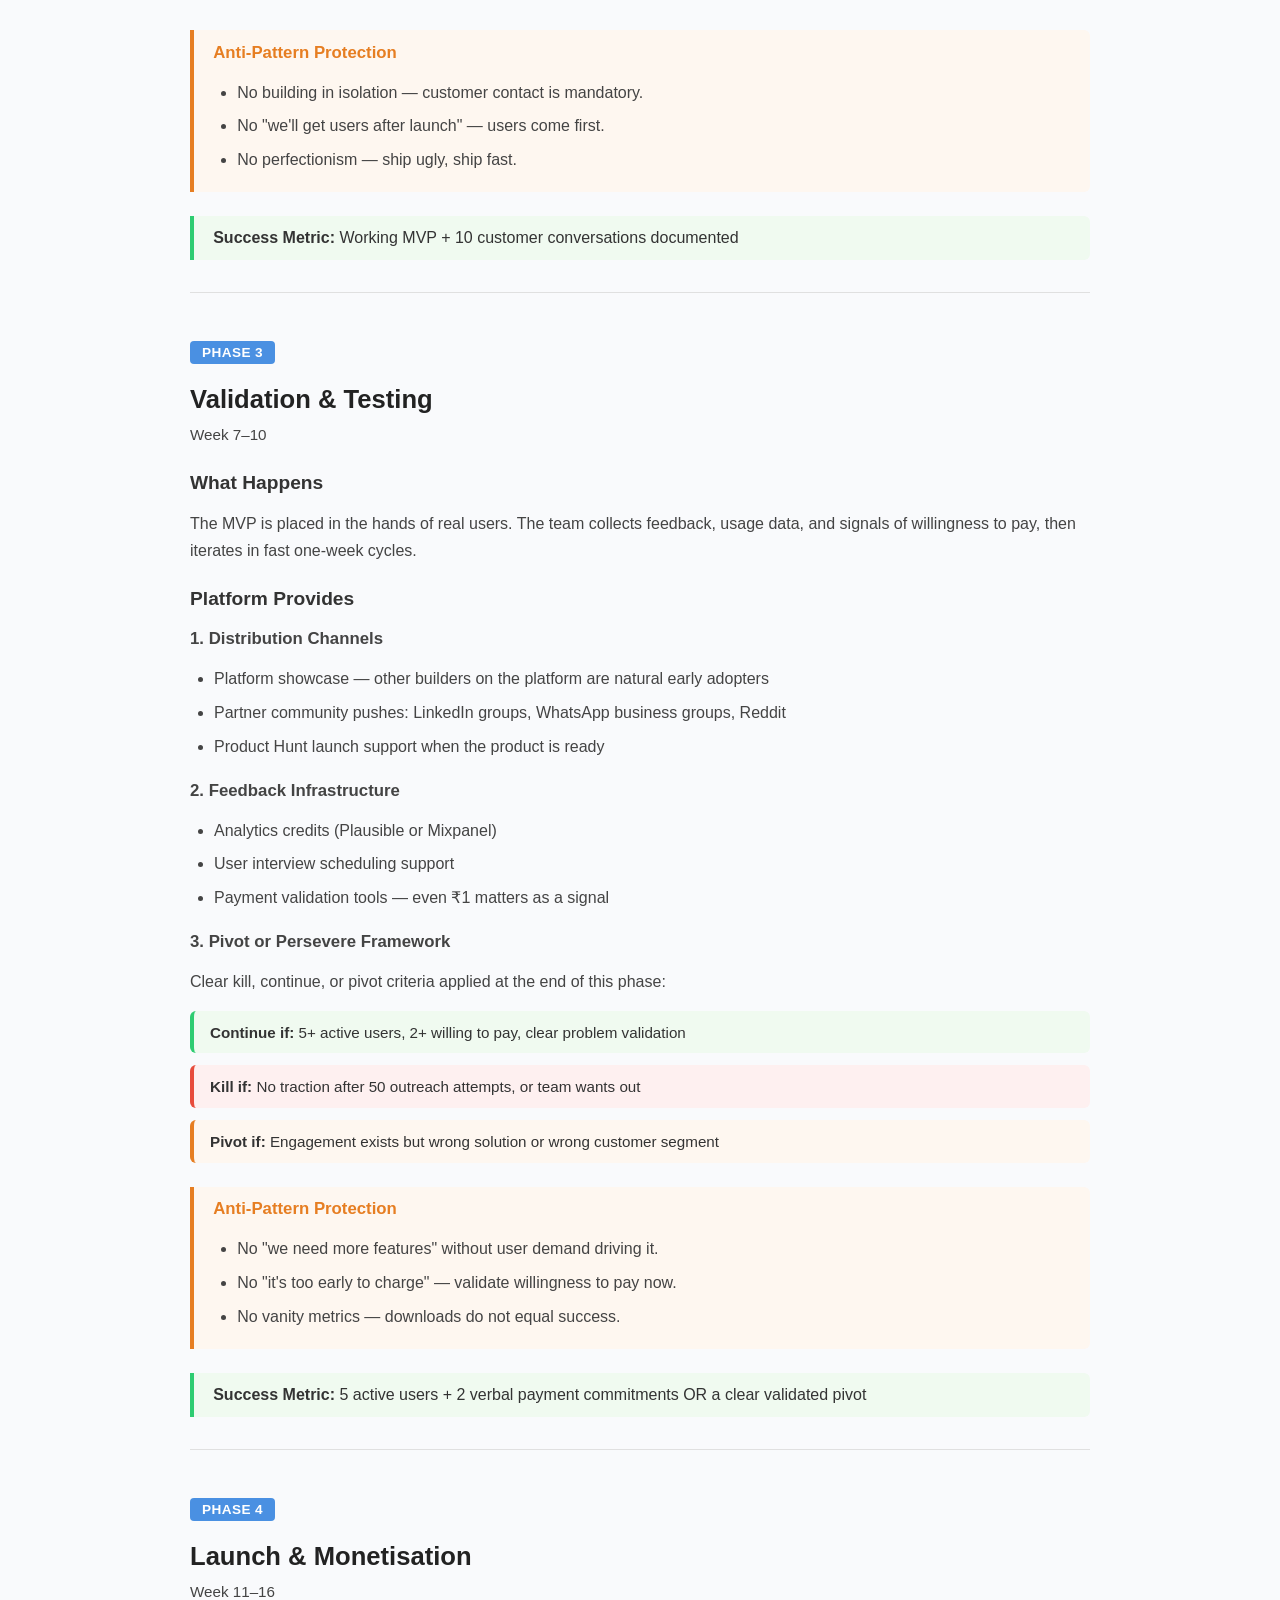
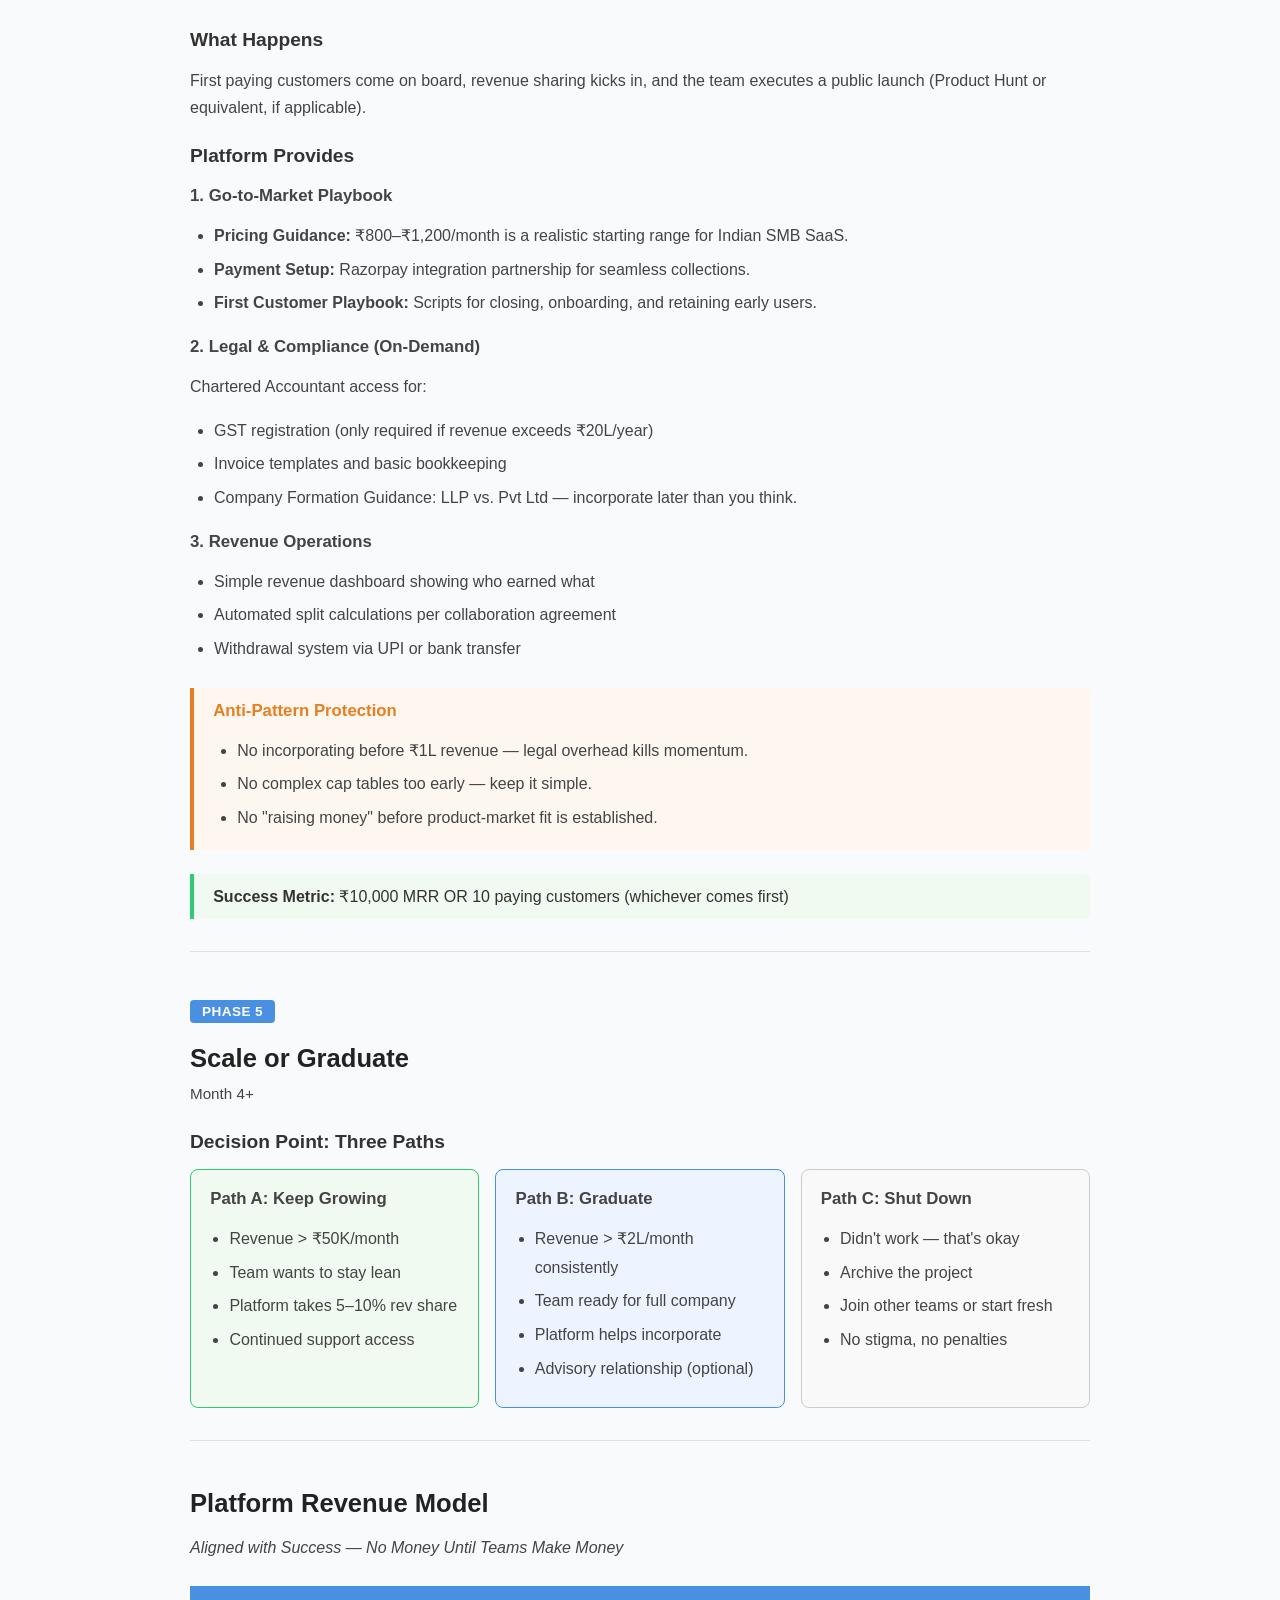
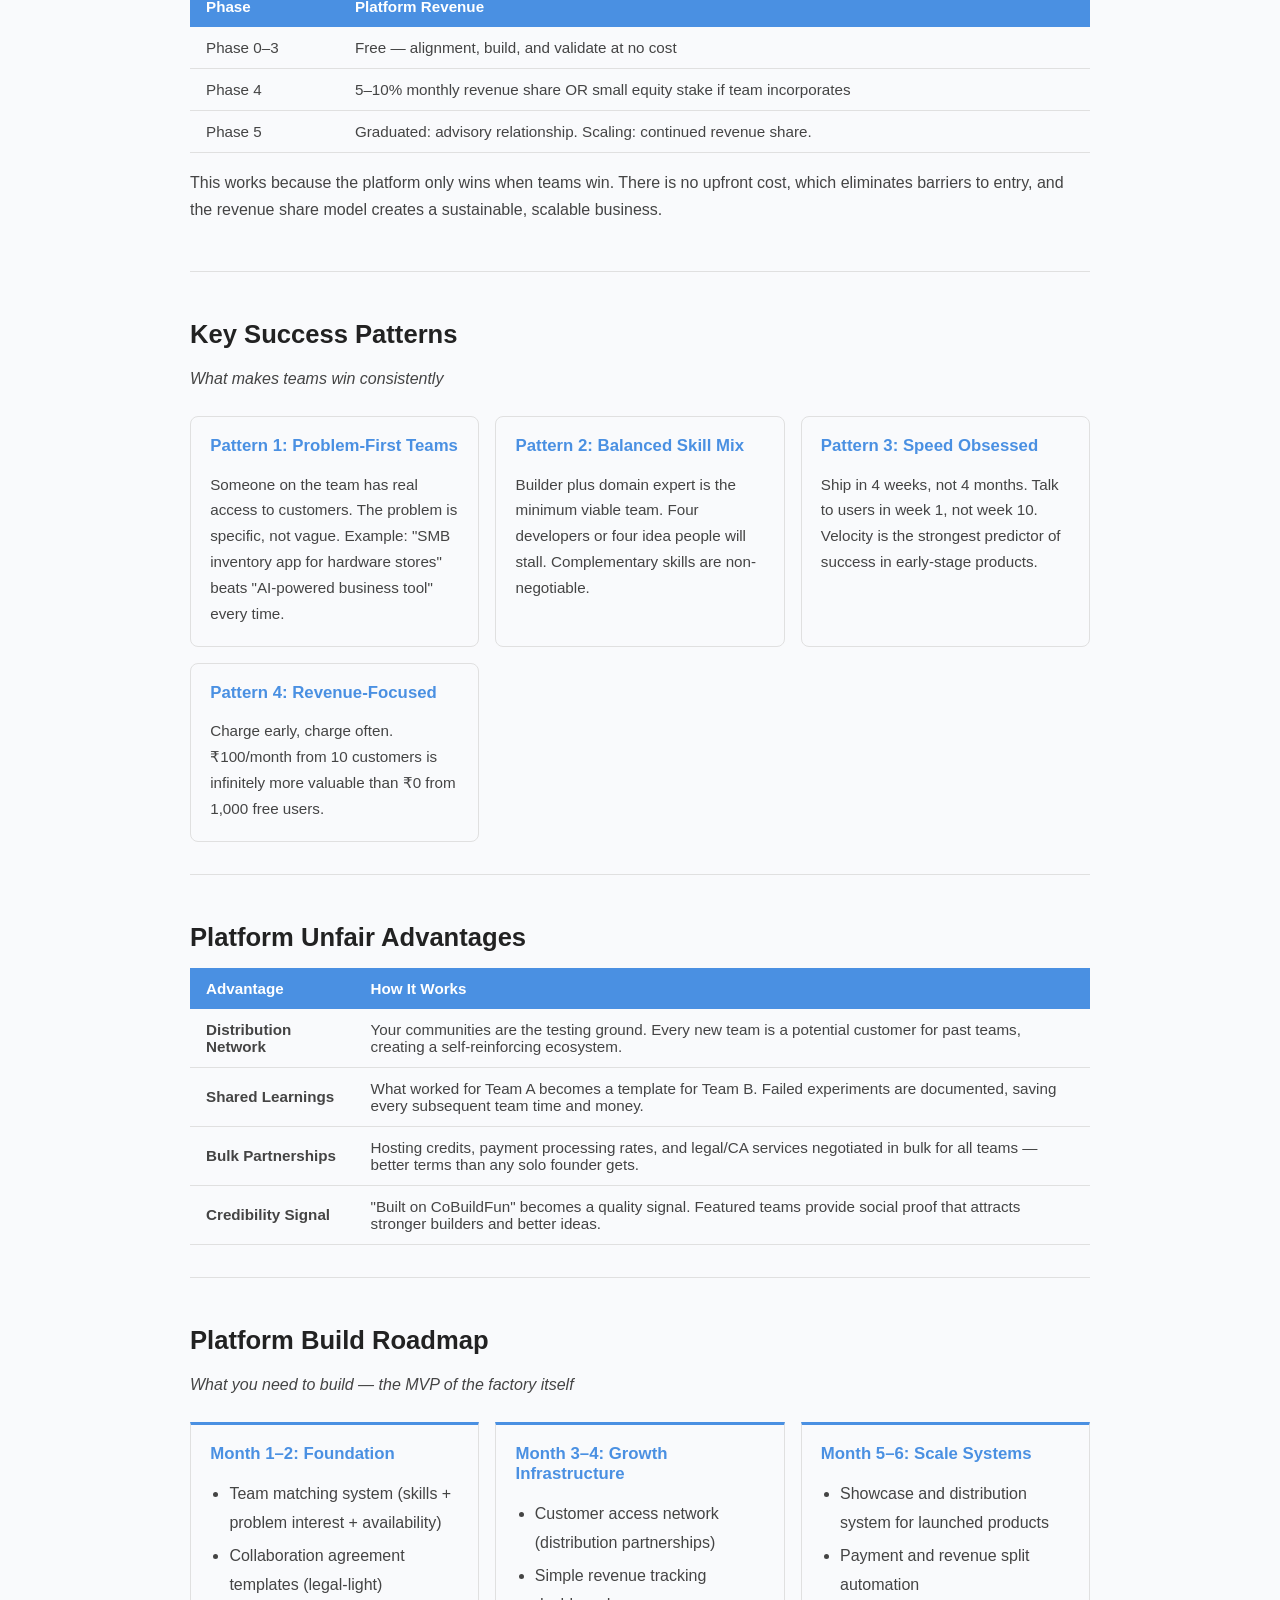
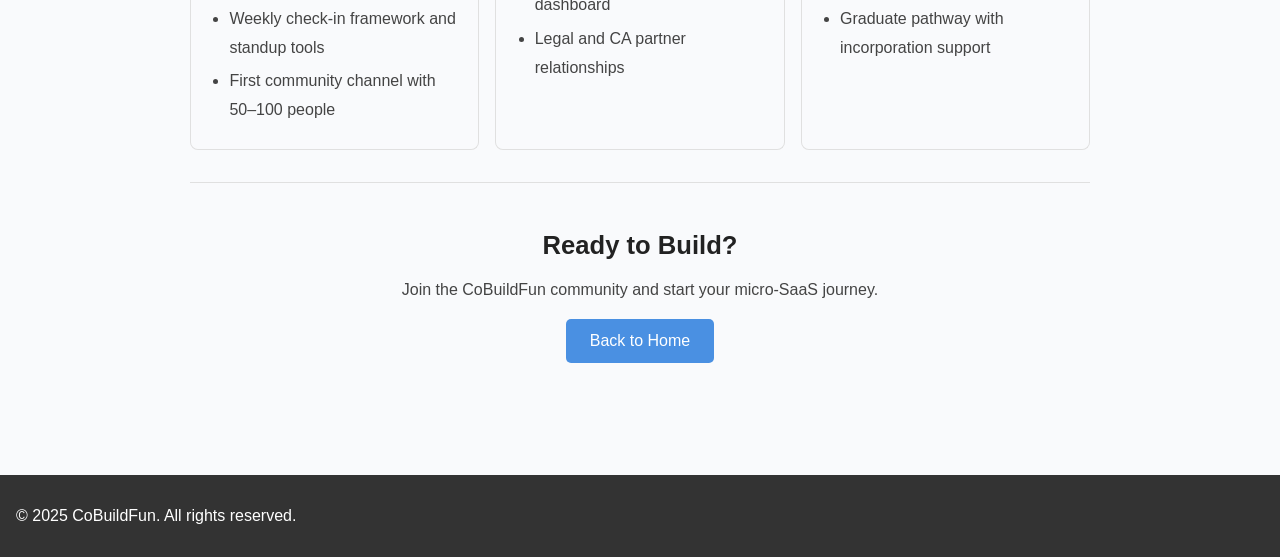
<file: playbook.html>
<!DOCTYPE html>
<html lang="en">
<head>
  <meta charset="UTF-8">
  <meta name="viewport" content="width=device-width, initial-scale=1.0">
  <title>Micro-SaaS Factory Playbook | CoBuildFun</title>
  <link rel="stylesheet" href="styles.css">
  <link rel="stylesheet" href="playbook.css">
</head>
<body class="playbook-page">
  <header>
    <nav class="nav-bar">
      <a href="index.html" class="nav-logo">CoBuildFun</a>
      <a href="playbook.html" class="nav-link active">Playbook</a>
    </nav>
    <div class="playbook-hero">
      <p class="hero-label">Operating Playbook v1.0 &middot; February 2026</p>
      <h1>The Micro-SaaS Factory Model</h1>
      <p class="hero-subtitle">A Repeatable System to Take Teams from Idea &rarr; Revenue</p>
    </div>
  </header>

  <main>
    <!-- System Overview -->
    <section class="playbook-section">
      <h2>System Overview</h2>
      <p>This playbook defines a six-phase system for assembling small teams around validated problems, building focused MVPs, and reaching first revenue within 16 weeks. The model is designed for the Indian micro-SaaS ecosystem with pricing, legal, and operational guidance calibrated accordingly.</p>
      <p>The system is structured around one principle: <strong>no one makes money until teams make money.</strong> The platform's revenue is directly tied to team success, ensuring alignment at every stage.</p>
      <div class="north-star">
        <h3>North Star Metric</h3>
        <p class="metric">Number of teams earning ₹10K+ MRR within 16 weeks of formation</p>
        <p>This is the single proof point that the factory works.</p>
      </div>
    </section>

    <!-- Phase 0 -->
    <section class="playbook-section phase" id="phase-0">
      <div class="phase-header">
        <span class="phase-badge">Phase 0</span>
        <h2>Entry &amp; Matching</h2>
        <p class="phase-meta">Pre-Formation &middot; Timeline: 1&ndash;2 weeks</p>
      </div>

      <h3>What Happens</h3>
      <p>Individuals sign up with verified skills (portfolio, GitHub, LinkedIn), their preferred problem areas or industries, time commitment level (weekends only, 10 hrs/week, or full-time), and whether they prefer equity or cash compensation.</p>

      <h3>Platform Actions</h3>
      <ul>
        <li><strong>AI-Assisted Skill Mapping:</strong> Automatically categorise and verify capabilities from submitted profiles.</li>
        <li><strong>Complementary Matching:</strong> Pair individuals with different but complementary skill sets around viable ideas.</li>
        <li><strong>Hot Problem Surfacing:</strong> Identify opportunities based on market demand signals, team skill availability, and validation difficulty (easier problems first).</li>
      </ul>

      <div class="success-metric">
        <strong>Success Metric:</strong> Match quality &rarr; % of matched teams that proceed to Phase 1
      </div>
    </section>

    <!-- Phase 1 -->
    <section class="playbook-section phase" id="phase-1">
      <div class="phase-header">
        <span class="phase-badge">Phase 1</span>
        <h2>Team Formation &amp; Alignment</h2>
        <p class="phase-meta">Week 1&ndash;2</p>
      </div>

      <h3>What Happens</h3>
      <p>Two to four people commit to explore an idea together with clearly defined roles:</p>
      <ul>
        <li><strong>Builder:</strong> Developer and/or designer responsible for product execution.</li>
        <li><strong>Problem Owner:</strong> Domain expert with direct customer access.</li>
        <li><strong>Growth/Ops (Optional):</strong> Handles distribution, operations, and early sales.</li>
      </ul>

      <h3>Platform Provides</h3>

      <h4>Structured Alignment Session</h4>
      <p>A guided template that forces clarity on five questions before any code is written:</p>
      <ol>
        <li>What problem are we solving?</li>
        <li>Who is the customer?</li>
        <li>What is the MVP? (scope defined ruthlessly)</li>
        <li>How do we split equity and revenue?</li>
        <li>What is our 8-week goal?</li>
      </ol>

      <h4>Legal Templates (Light, Not Heavy)</h4>
      <ul>
        <li><strong>Collaboration Agreement:</strong> Not incorporation &mdash; a simple working agreement.</li>
        <li><strong>IP Assignment:</strong> What you build belongs to the team.</li>
        <li><strong>Revenue/Equity Split:</strong> Clear from day one, documented and signed.</li>
      </ul>

      <div class="anti-patterns">
        <h4>Anti-Pattern Protection</h4>
        <ul>
          <li>No vague "let's see" teams &mdash; every team must have a concrete hypothesis.</li>
          <li>No "idea guy + 3 developers" imbalance &mdash; balanced skills required.</li>
          <li>No building without a customer hypothesis &mdash; who pays, and why?</li>
        </ul>
      </div>

      <div class="success-metric">
        <strong>Success Metric:</strong> Signed collaboration agreement + clear 8-week milestone
      </div>
    </section>

    <!-- Phase 2 -->
    <section class="playbook-section phase" id="phase-2">
      <div class="phase-header">
        <span class="phase-badge">Phase 2</span>
        <h2>MVP Build</h2>
        <p class="phase-meta">Week 3&ndash;6 &middot; 4 weeks maximum</p>
      </div>

      <h3>What Happens</h3>
      <p>The team builds a focused MVP with weekly check-ins for accountability (not handholding) and public progress updates to build an early audience.</p>

      <h3>Platform Provides</h3>

      <h4>1. Technical Infrastructure (Optional)</h4>
      <ul>
        <li>Dev environment templates and boilerplate code</li>
        <li>Hosting credits (partnerships with Vercel, Railway, or Render)</li>
        <li>Basic CI/CD setup</li>
      </ul>

      <h4>2. Execution Support</h4>
      <ul>
        <li>Weekly standup framework with structured agendas</li>
        <li>Scope control mechanisms to prevent feature creep</li>
        <li>Office Hours: "Stuck? Get Unstuck" sessions with volunteer mentors</li>
      </ul>

      <h4>3. Customer Development Access</h4>
      <p>This is the <strong>secret sauce</strong> of the platform:</p>
      <ul>
        <li>Platform's own WhatsApp and Telegram communities, segmented by industry</li>
        <li>Partner communities &mdash; relationships with existing audiences</li>
        <li>Warm introductions to 5&ndash;10 potential users per team</li>
        <li>Validation scripts &mdash; how to interview without building confirmation bias</li>
      </ul>

      <div class="anti-patterns">
        <h4>Anti-Pattern Protection</h4>
        <ul>
          <li>No building in isolation &mdash; customer contact is mandatory.</li>
          <li>No "we'll get users after launch" &mdash; users come first.</li>
          <li>No perfectionism &mdash; ship ugly, ship fast.</li>
        </ul>
      </div>

      <div class="success-metric">
        <strong>Success Metric:</strong> Working MVP + 10 customer conversations documented
      </div>
    </section>

    <!-- Phase 3 -->
    <section class="playbook-section phase" id="phase-3">
      <div class="phase-header">
        <span class="phase-badge">Phase 3</span>
        <h2>Validation &amp; Testing</h2>
        <p class="phase-meta">Week 7&ndash;10</p>
      </div>

      <h3>What Happens</h3>
      <p>The MVP is placed in the hands of real users. The team collects feedback, usage data, and signals of willingness to pay, then iterates in fast one-week cycles.</p>

      <h3>Platform Provides</h3>

      <h4>1. Distribution Channels</h4>
      <ul>
        <li>Platform showcase &mdash; other builders on the platform are natural early adopters</li>
        <li>Partner community pushes: LinkedIn groups, WhatsApp business groups, Reddit</li>
        <li>Product Hunt launch support when the product is ready</li>
      </ul>

      <h4>2. Feedback Infrastructure</h4>
      <ul>
        <li>Analytics credits (Plausible or Mixpanel)</li>
        <li>User interview scheduling support</li>
        <li>Payment validation tools &mdash; even ₹1 matters as a signal</li>
      </ul>

      <h4>3. Pivot or Persevere Framework</h4>
      <p>Clear kill, continue, or pivot criteria applied at the end of this phase:</p>
      <div class="decision-grid">
        <div class="decision continue">
          <strong>Continue if:</strong> 5+ active users, 2+ willing to pay, clear problem validation
        </div>
        <div class="decision kill">
          <strong>Kill if:</strong> No traction after 50 outreach attempts, or team wants out
        </div>
        <div class="decision pivot">
          <strong>Pivot if:</strong> Engagement exists but wrong solution or wrong customer segment
        </div>
      </div>

      <div class="anti-patterns">
        <h4>Anti-Pattern Protection</h4>
        <ul>
          <li>No "we need more features" without user demand driving it.</li>
          <li>No "it's too early to charge" &mdash; validate willingness to pay now.</li>
          <li>No vanity metrics &mdash; downloads do not equal success.</li>
        </ul>
      </div>

      <div class="success-metric">
        <strong>Success Metric:</strong> 5 active users + 2 verbal payment commitments OR a clear validated pivot
      </div>
    </section>

    <!-- Phase 4 -->
    <section class="playbook-section phase" id="phase-4">
      <div class="phase-header">
        <span class="phase-badge">Phase 4</span>
        <h2>Launch &amp; Monetisation</h2>
        <p class="phase-meta">Week 11&ndash;16</p>
      </div>

      <h3>What Happens</h3>
      <p>First paying customers come on board, revenue sharing kicks in, and the team executes a public launch (Product Hunt or equivalent, if applicable).</p>

      <h3>Platform Provides</h3>

      <h4>1. Go-to-Market Playbook</h4>
      <ul>
        <li><strong>Pricing Guidance:</strong> ₹800&ndash;₹1,200/month is a realistic starting range for Indian SMB SaaS.</li>
        <li><strong>Payment Setup:</strong> Razorpay integration partnership for seamless collections.</li>
        <li><strong>First Customer Playbook:</strong> Scripts for closing, onboarding, and retaining early users.</li>
      </ul>

      <h4>2. Legal &amp; Compliance (On-Demand)</h4>
      <p>Chartered Accountant access for:</p>
      <ul>
        <li>GST registration (only required if revenue exceeds ₹20L/year)</li>
        <li>Invoice templates and basic bookkeeping</li>
        <li>Company Formation Guidance: LLP vs. Pvt Ltd &mdash; incorporate later than you think.</li>
      </ul>

      <h4>3. Revenue Operations</h4>
      <ul>
        <li>Simple revenue dashboard showing who earned what</li>
        <li>Automated split calculations per collaboration agreement</li>
        <li>Withdrawal system via UPI or bank transfer</li>
      </ul>

      <div class="anti-patterns">
        <h4>Anti-Pattern Protection</h4>
        <ul>
          <li>No incorporating before ₹1L revenue &mdash; legal overhead kills momentum.</li>
          <li>No complex cap tables too early &mdash; keep it simple.</li>
          <li>No "raising money" before product-market fit is established.</li>
        </ul>
      </div>

      <div class="success-metric">
        <strong>Success Metric:</strong> ₹10,000 MRR OR 10 paying customers (whichever comes first)
      </div>
    </section>

    <!-- Phase 5 -->
    <section class="playbook-section phase" id="phase-5">
      <div class="phase-header">
        <span class="phase-badge">Phase 5</span>
        <h2>Scale or Graduate</h2>
        <p class="phase-meta">Month 4+</p>
      </div>

      <h3>Decision Point: Three Paths</h3>
      <div class="paths-grid">
        <div class="path path-a">
          <h4>Path A: Keep Growing</h4>
          <ul>
            <li>Revenue &gt; ₹50K/month</li>
            <li>Team wants to stay lean</li>
            <li>Platform takes 5&ndash;10% rev share</li>
            <li>Continued support access</li>
          </ul>
        </div>
        <div class="path path-b">
          <h4>Path B: Graduate</h4>
          <ul>
            <li>Revenue &gt; ₹2L/month consistently</li>
            <li>Team ready for full company</li>
            <li>Platform helps incorporate</li>
            <li>Advisory relationship (optional)</li>
          </ul>
        </div>
        <div class="path path-c">
          <h4>Path C: Shut Down</h4>
          <ul>
            <li>Didn't work &mdash; that's okay</li>
            <li>Archive the project</li>
            <li>Join other teams or start fresh</li>
            <li>No stigma, no penalties</li>
          </ul>
        </div>
      </div>
    </section>

    <!-- Revenue Model -->
    <section class="playbook-section" id="revenue-model">
      <h2>Platform Revenue Model</h2>
      <p class="section-subtitle">Aligned with Success &mdash; No Money Until Teams Make Money</p>

      <table class="revenue-table">
        <thead>
          <tr>
            <th>Phase</th>
            <th>Platform Revenue</th>
          </tr>
        </thead>
        <tbody>
          <tr>
            <td>Phase 0&ndash;3</td>
            <td>Free &mdash; alignment, build, and validate at no cost</td>
          </tr>
          <tr>
            <td>Phase 4</td>
            <td>5&ndash;10% monthly revenue share OR small equity stake if team incorporates</td>
          </tr>
          <tr>
            <td>Phase 5</td>
            <td>Graduated: advisory relationship. Scaling: continued revenue share.</td>
          </tr>
        </tbody>
      </table>
      <p>This works because the platform only wins when teams win. There is no upfront cost, which eliminates barriers to entry, and the revenue share model creates a sustainable, scalable business.</p>
    </section>

    <!-- Key Success Patterns -->
    <section class="playbook-section" id="patterns">
      <h2>Key Success Patterns</h2>
      <p class="section-subtitle">What makes teams win consistently</p>

      <div class="patterns-grid">
        <div class="pattern">
          <h4>Pattern 1: Problem-First Teams</h4>
          <p>Someone on the team has real access to customers. The problem is specific, not vague. Example: "SMB inventory app for hardware stores" beats "AI-powered business tool" every time.</p>
        </div>
        <div class="pattern">
          <h4>Pattern 2: Balanced Skill Mix</h4>
          <p>Builder plus domain expert is the minimum viable team. Four developers or four idea people will stall. Complementary skills are non-negotiable.</p>
        </div>
        <div class="pattern">
          <h4>Pattern 3: Speed Obsessed</h4>
          <p>Ship in 4 weeks, not 4 months. Talk to users in week 1, not week 10. Velocity is the strongest predictor of success in early-stage products.</p>
        </div>
        <div class="pattern">
          <h4>Pattern 4: Revenue-Focused</h4>
          <p>Charge early, charge often. ₹100/month from 10 customers is infinitely more valuable than ₹0 from 1,000 free users.</p>
        </div>
      </div>
    </section>

    <!-- Platform Unfair Advantages -->
    <section class="playbook-section" id="advantages">
      <h2>Platform Unfair Advantages</h2>

      <table class="advantages-table">
        <thead>
          <tr>
            <th>Advantage</th>
            <th>How It Works</th>
          </tr>
        </thead>
        <tbody>
          <tr>
            <td><strong>Distribution Network</strong></td>
            <td>Your communities are the testing ground. Every new team is a potential customer for past teams, creating a self-reinforcing ecosystem.</td>
          </tr>
          <tr>
            <td><strong>Shared Learnings</strong></td>
            <td>What worked for Team A becomes a template for Team B. Failed experiments are documented, saving every subsequent team time and money.</td>
          </tr>
          <tr>
            <td><strong>Bulk Partnerships</strong></td>
            <td>Hosting credits, payment processing rates, and legal/CA services negotiated in bulk for all teams &mdash; better terms than any solo founder gets.</td>
          </tr>
          <tr>
            <td><strong>Credibility Signal</strong></td>
            <td>"Built on CoBuildFun" becomes a quality signal. Featured teams provide social proof that attracts stronger builders and better ideas.</td>
          </tr>
        </tbody>
      </table>
    </section>

    <!-- Platform Build Roadmap -->
    <section class="playbook-section" id="roadmap">
      <h2>Platform Build Roadmap</h2>
      <p class="section-subtitle">What you need to build &mdash; the MVP of the factory itself</p>

      <div class="roadmap">
        <div class="roadmap-phase">
          <h4>Month 1&ndash;2: Foundation</h4>
          <ul>
            <li>Team matching system (skills + problem interest + availability)</li>
            <li>Collaboration agreement templates (legal-light)</li>
            <li>Weekly check-in framework and standup tools</li>
            <li>First community channel with 50&ndash;100 people</li>
          </ul>
        </div>
        <div class="roadmap-phase">
          <h4>Month 3&ndash;4: Growth Infrastructure</h4>
          <ul>
            <li>Customer access network (distribution partnerships)</li>
            <li>Simple revenue tracking dashboard</li>
            <li>Legal and CA partner relationships</li>
          </ul>
        </div>
        <div class="roadmap-phase">
          <h4>Month 5&ndash;6: Scale Systems</h4>
          <ul>
            <li>Showcase and distribution system for launched products</li>
            <li>Payment and revenue split automation</li>
            <li>Graduate pathway with incorporation support</li>
          </ul>
        </div>
      </div>
    </section>

    <!-- Back to home -->
    <section class="playbook-section cta">
      <h2>Ready to Build?</h2>
      <p>Join the CoBuildFun community and start your micro-SaaS journey.</p>
      <a href="index.html" class="btn">Back to Home</a>
    </section>
  </main>

  <footer>
    <p>&copy; 2025 CoBuildFun. All rights reserved.</p>
  </footer>
</body>
</html>
</file>
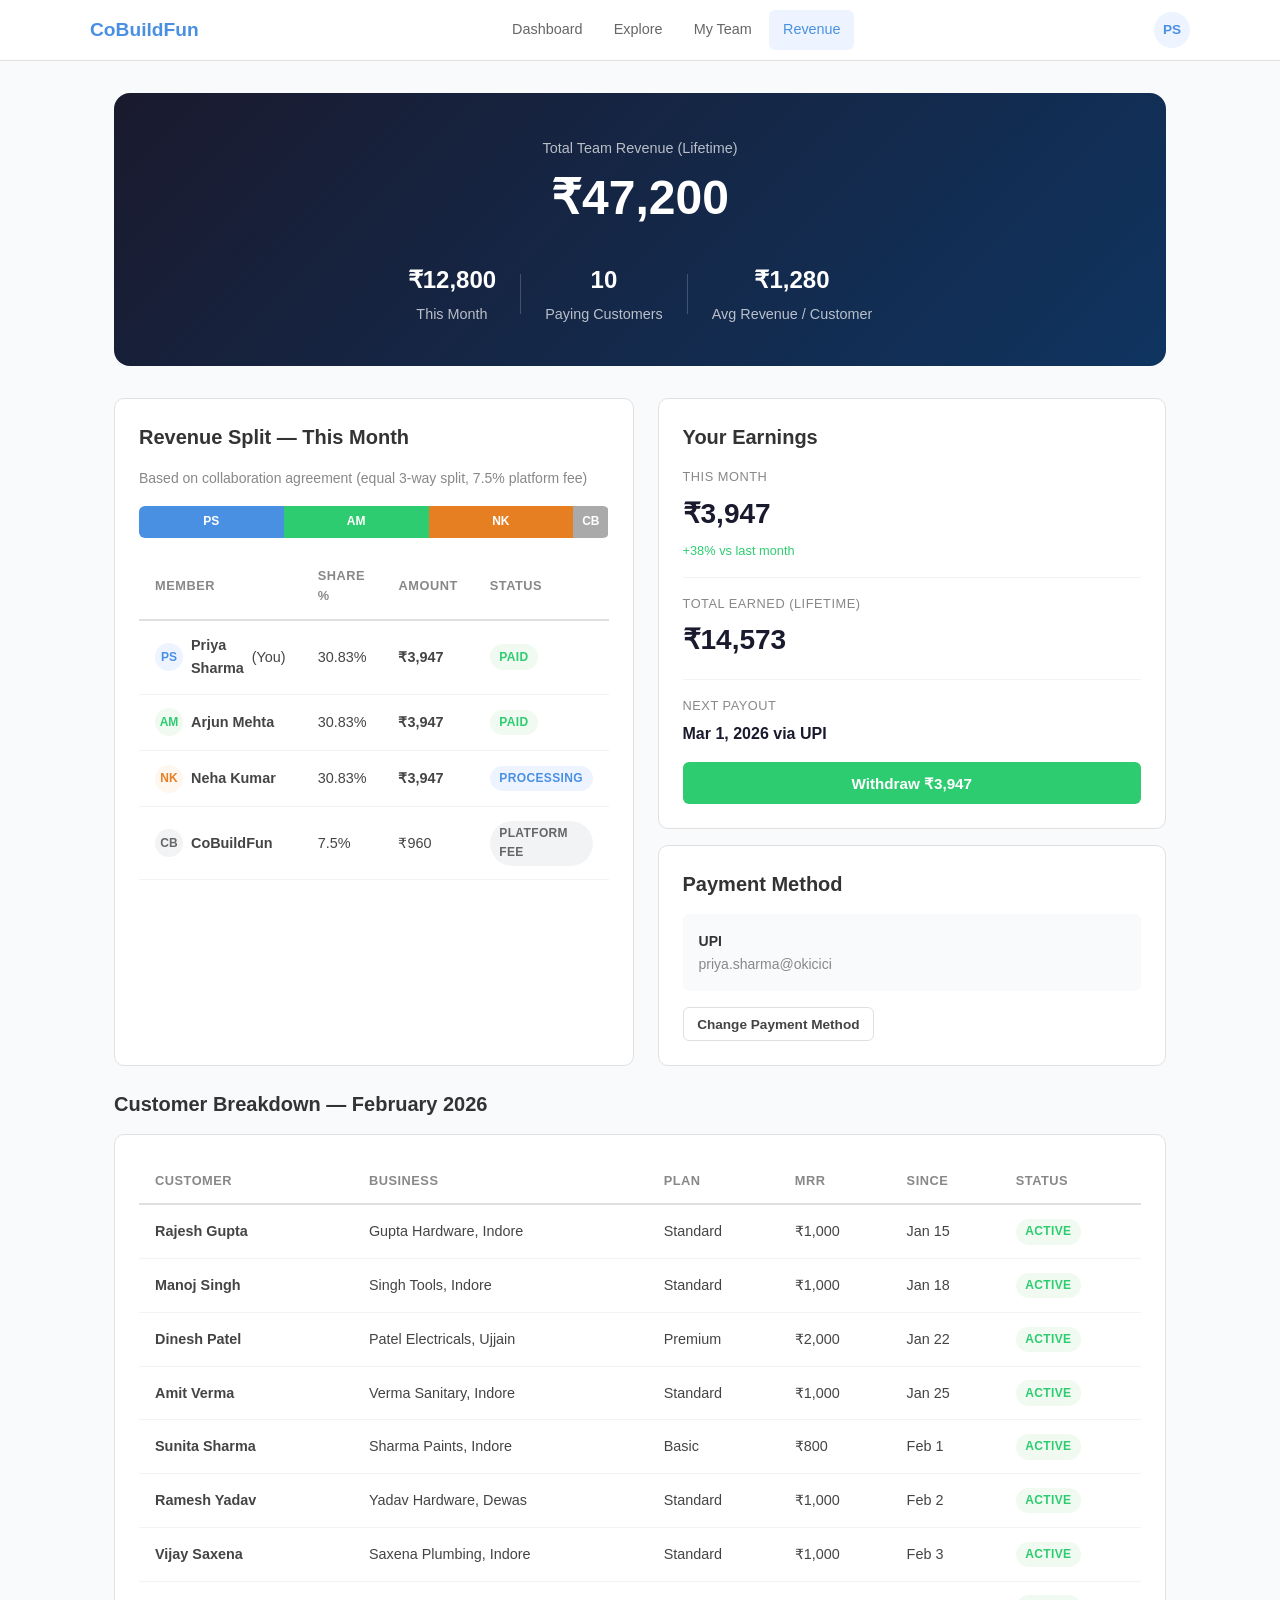
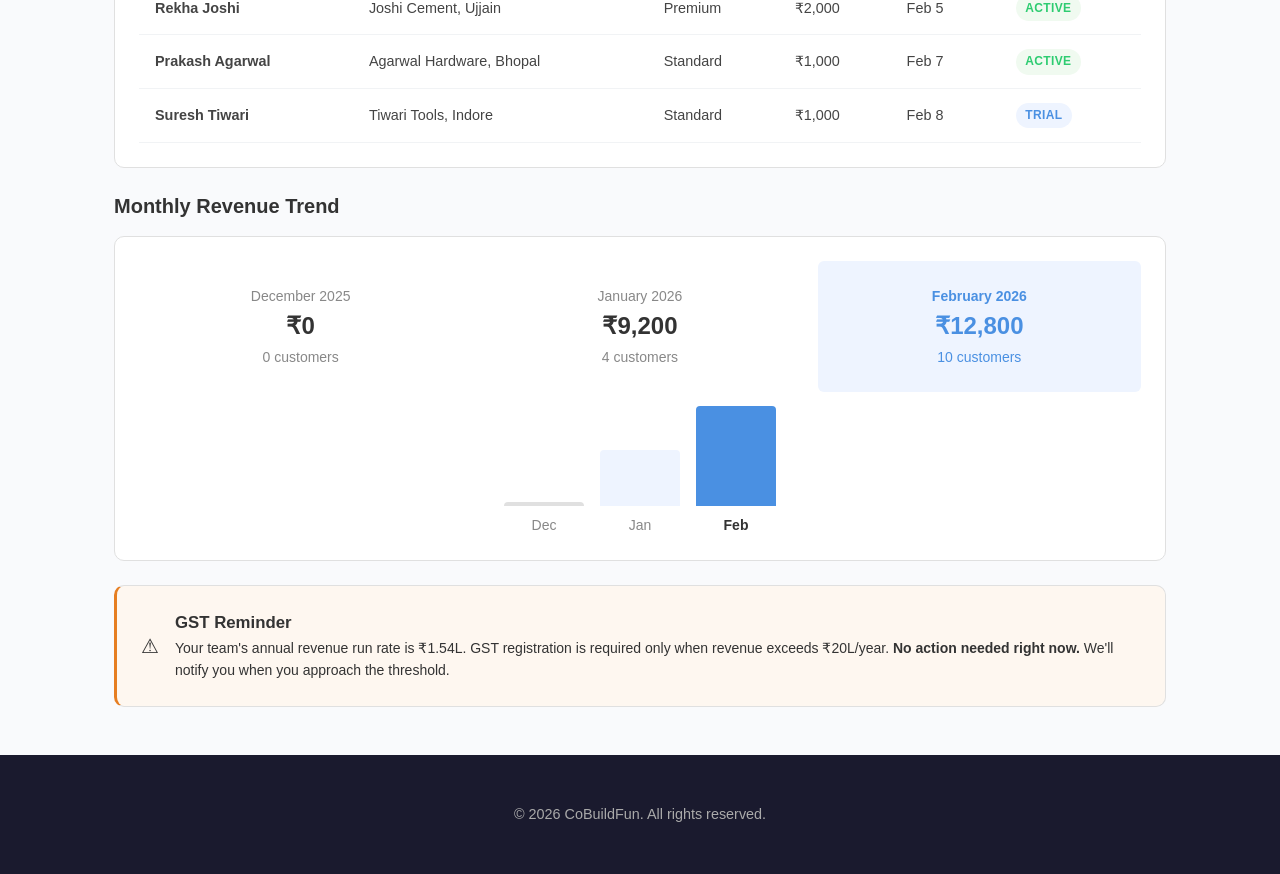
<file: revenue.html>
<!DOCTYPE html>
<html lang="en">
<head>
  <meta charset="UTF-8">
  <meta name="viewport" content="width=device-width, initial-scale=1.0">
  <title>Revenue | CoBuildFun</title>
  <link rel="stylesheet" href="app.css">
</head>
<body>

  <!-- Top Nav -->
  <nav class="topnav">
    <div class="topnav-inner">
      <a href="landing.html" class="topnav-logo">CoBuildFun</a>
      <div class="topnav-links">
        <a href="dashboard.html">Dashboard</a>
        <a href="explore.html">Explore</a>
        <a href="team.html">My Team</a>
        <a href="revenue.html" class="active">Revenue</a>
      </div>
      <div class="topnav-right">
        <div class="avatar" title="Priya S.">PS</div>
      </div>
    </div>
  </nav>

  <div class="container" style="padding-top:2rem;padding-bottom:3rem;">

    <!-- Revenue Hero -->
    <div class="revenue-hero">
      <p class="big-label">Total Team Revenue (Lifetime)</p>
      <div class="big-number">&#x20B9;47,200</div>
      <div class="flex-center gap-3" style="justify-content:center;margin-top:1.5rem;">
        <div>
          <div style="font-size:1.5rem;font-weight:700;">&#x20B9;12,800</div>
          <div class="big-label">This Month</div>
        </div>
        <div style="width:1px;height:40px;background:rgba(255,255,255,0.2);"></div>
        <div>
          <div style="font-size:1.5rem;font-weight:700;">10</div>
          <div class="big-label">Paying Customers</div>
        </div>
        <div style="width:1px;height:40px;background:rgba(255,255,255,0.2);"></div>
        <div>
          <div style="font-size:1.5rem;font-weight:700;">&#x20B9;1,280</div>
          <div class="big-label">Avg Revenue / Customer</div>
        </div>
      </div>
    </div>

    <!-- Revenue Split -->
    <div class="dash-grid mb-3">
      <div class="card">
        <h3 class="mb-2">Revenue Split — This Month</h3>
        <p class="text-small text-muted mb-2">Based on collaboration agreement (equal 3-way split, 7.5% platform fee)</p>

        <!-- Visual Bar -->
        <div class="split-bar">
          <div class="split-segment" style="width:30.83%;background:var(--blue-600);">PS</div>
          <div class="split-segment" style="width:30.83%;background:var(--green-500);">AM</div>
          <div class="split-segment" style="width:30.83%;background:var(--orange-500);">NK</div>
          <div class="split-segment" style="width:7.5%;background:var(--gray-400);">CB</div>
        </div>

        <div class="table-wrap mt-2">
          <table class="data-table">
            <thead>
              <tr>
                <th>Member</th>
                <th>Share %</th>
                <th>Amount</th>
                <th>Status</th>
              </tr>
            </thead>
            <tbody>
              <tr>
                <td>
                  <div class="flex-center gap-1">
                    <div class="avatar avatar-sm" style="background:var(--blue-100);color:var(--blue-600);">PS</div>
                    <strong>Priya Sharma</strong> (You)
                  </div>
                </td>
                <td>30.83%</td>
                <td><strong>&#x20B9;3,947</strong></td>
                <td><span class="badge badge-green">Paid</span></td>
              </tr>
              <tr>
                <td>
                  <div class="flex-center gap-1">
                    <div class="avatar avatar-sm" style="background:var(--green-100);color:var(--green-500);">AM</div>
                    <strong>Arjun Mehta</strong>
                  </div>
                </td>
                <td>30.83%</td>
                <td><strong>&#x20B9;3,947</strong></td>
                <td><span class="badge badge-green">Paid</span></td>
              </tr>
              <tr>
                <td>
                  <div class="flex-center gap-1">
                    <div class="avatar avatar-sm" style="background:var(--orange-100);color:var(--orange-500);">NK</div>
                    <strong>Neha Kumar</strong>
                  </div>
                </td>
                <td>30.83%</td>
                <td><strong>&#x20B9;3,947</strong></td>
                <td><span class="badge badge-blue">Processing</span></td>
              </tr>
              <tr>
                <td>
                  <div class="flex-center gap-1">
                    <div class="avatar avatar-sm" style="background:var(--gray-100);color:var(--gray-600);">CB</div>
                    <strong>CoBuildFun</strong>
                  </div>
                </td>
                <td>7.5%</td>
                <td>&#x20B9;960</td>
                <td><span class="badge badge-gray">Platform Fee</span></td>
              </tr>
            </tbody>
          </table>
        </div>
      </div>

      <!-- Your Earnings -->
      <div>
        <div class="card mb-2">
          <h3 class="mb-2">Your Earnings</h3>
          <div class="stat-card" style="padding:0;">
            <div class="stat-label">This Month</div>
            <div class="stat-value">&#x20B9;3,947</div>
            <div class="stat-change up">+38% vs last month</div>
          </div>
          <hr style="border:none;border-top:1px solid var(--gray-100);margin:1rem 0;">
          <div class="stat-card" style="padding:0;">
            <div class="stat-label">Total Earned (Lifetime)</div>
            <div class="stat-value">&#x20B9;14,573</div>
          </div>
          <hr style="border:none;border-top:1px solid var(--gray-100);margin:1rem 0;">
          <div class="stat-card" style="padding:0;">
            <div class="stat-label">Next Payout</div>
            <div class="stat-value text-small" style="font-size:1rem;">Mar 1, 2026 via UPI</div>
          </div>
          <button class="btn btn-success mt-2" style="width:100%;justify-content:center;">Withdraw &#x20B9;3,947</button>
        </div>

        <div class="card">
          <h3 class="mb-2">Payment Method</h3>
          <div style="padding:1rem;background:var(--gray-50);border-radius:var(--radius-sm);">
            <div class="text-small" style="font-weight:600;">UPI</div>
            <div class="text-small text-muted">priya.sharma@okicici</div>
          </div>
          <button class="btn btn-ghost btn-sm mt-2">Change Payment Method</button>
        </div>
      </div>
    </div>

    <!-- Customer Revenue Breakdown -->
    <h3 class="mb-2">Customer Breakdown — February 2026</h3>
    <div class="card mb-3">
      <div class="table-wrap">
        <table class="data-table">
          <thead>
            <tr>
              <th>Customer</th>
              <th>Business</th>
              <th>Plan</th>
              <th>MRR</th>
              <th>Since</th>
              <th>Status</th>
            </tr>
          </thead>
          <tbody>
            <tr>
              <td><strong>Rajesh Gupta</strong></td>
              <td>Gupta Hardware, Indore</td>
              <td>Standard</td>
              <td>&#x20B9;1,000</td>
              <td>Jan 15</td>
              <td><span class="badge badge-green">Active</span></td>
            </tr>
            <tr>
              <td><strong>Manoj Singh</strong></td>
              <td>Singh Tools, Indore</td>
              <td>Standard</td>
              <td>&#x20B9;1,000</td>
              <td>Jan 18</td>
              <td><span class="badge badge-green">Active</span></td>
            </tr>
            <tr>
              <td><strong>Dinesh Patel</strong></td>
              <td>Patel Electricals, Ujjain</td>
              <td>Premium</td>
              <td>&#x20B9;2,000</td>
              <td>Jan 22</td>
              <td><span class="badge badge-green">Active</span></td>
            </tr>
            <tr>
              <td><strong>Amit Verma</strong></td>
              <td>Verma Sanitary, Indore</td>
              <td>Standard</td>
              <td>&#x20B9;1,000</td>
              <td>Jan 25</td>
              <td><span class="badge badge-green">Active</span></td>
            </tr>
            <tr>
              <td><strong>Sunita Sharma</strong></td>
              <td>Sharma Paints, Indore</td>
              <td>Basic</td>
              <td>&#x20B9;800</td>
              <td>Feb 1</td>
              <td><span class="badge badge-green">Active</span></td>
            </tr>
            <tr>
              <td><strong>Ramesh Yadav</strong></td>
              <td>Yadav Hardware, Dewas</td>
              <td>Standard</td>
              <td>&#x20B9;1,000</td>
              <td>Feb 2</td>
              <td><span class="badge badge-green">Active</span></td>
            </tr>
            <tr>
              <td><strong>Vijay Saxena</strong></td>
              <td>Saxena Plumbing, Indore</td>
              <td>Standard</td>
              <td>&#x20B9;1,000</td>
              <td>Feb 3</td>
              <td><span class="badge badge-green">Active</span></td>
            </tr>
            <tr>
              <td><strong>Rekha Joshi</strong></td>
              <td>Joshi Cement, Ujjain</td>
              <td>Premium</td>
              <td>&#x20B9;2,000</td>
              <td>Feb 5</td>
              <td><span class="badge badge-green">Active</span></td>
            </tr>
            <tr>
              <td><strong>Prakash Agarwal</strong></td>
              <td>Agarwal Hardware, Bhopal</td>
              <td>Standard</td>
              <td>&#x20B9;1,000</td>
              <td>Feb 7</td>
              <td><span class="badge badge-green">Active</span></td>
            </tr>
            <tr>
              <td><strong>Suresh Tiwari</strong></td>
              <td>Tiwari Tools, Indore</td>
              <td>Standard</td>
              <td>&#x20B9;1,000</td>
              <td>Feb 8</td>
              <td><span class="badge badge-blue">Trial</span></td>
            </tr>
          </tbody>
        </table>
      </div>
    </div>

    <!-- Monthly Trend -->
    <h3 class="mb-2">Monthly Revenue Trend</h3>
    <div class="card">
      <div class="dash-grid-3">
        <div class="text-center" style="padding:1.5rem;">
          <div class="text-small text-muted">December 2025</div>
          <div style="font-size:1.5rem;font-weight:700;">&#x20B9;0</div>
          <div class="text-small text-muted">0 customers</div>
        </div>
        <div class="text-center" style="padding:1.5rem;">
          <div class="text-small text-muted">January 2026</div>
          <div style="font-size:1.5rem;font-weight:700;">&#x20B9;9,200</div>
          <div class="text-small text-muted">4 customers</div>
        </div>
        <div class="text-center" style="padding:1.5rem;background:var(--blue-100);border-radius:var(--radius-sm);">
          <div class="text-small" style="font-weight:600;color:var(--blue-600);">February 2026</div>
          <div style="font-size:1.5rem;font-weight:700;color:var(--blue-600);">&#x20B9;12,800</div>
          <div class="text-small" style="color:var(--blue-600);">10 customers</div>
        </div>
      </div>
      <!-- Simple bar chart simulation -->
      <div class="flex-center gap-2 mt-3" style="justify-content:center;align-items:flex-end;height:120px;padding:0 2rem;">
        <div class="text-center">
          <div style="width:80px;height:4px;background:var(--gray-200);border-radius:4px 4px 0 0;"></div>
          <div class="text-small text-muted mt-1">Dec</div>
        </div>
        <div class="text-center">
          <div style="width:80px;height:56px;background:var(--blue-100);border-radius:4px 4px 0 0;"></div>
          <div class="text-small text-muted mt-1">Jan</div>
        </div>
        <div class="text-center">
          <div style="width:80px;height:100px;background:var(--blue-600);border-radius:4px 4px 0 0;"></div>
          <div class="text-small mt-1" style="font-weight:600;">Feb</div>
        </div>
      </div>
    </div>

    <!-- Compliance Note -->
    <div class="card mt-3" style="border-left:3px solid var(--orange-500);background:var(--orange-100);">
      <div class="flex-center gap-2">
        <div style="font-size:1.25rem;">&#9888;</div>
        <div>
          <h4>GST Reminder</h4>
          <p class="text-small">Your team's annual revenue run rate is ₹1.54L. GST registration is required only when revenue exceeds ₹20L/year. <strong>No action needed right now.</strong> We'll notify you when you approach the threshold.</p>
        </div>
      </div>
    </div>

  </div>

  <footer class="site-footer">
    <p>&copy; 2026 CoBuildFun. All rights reserved.</p>
  </footer>

</body>
</html>
</file>
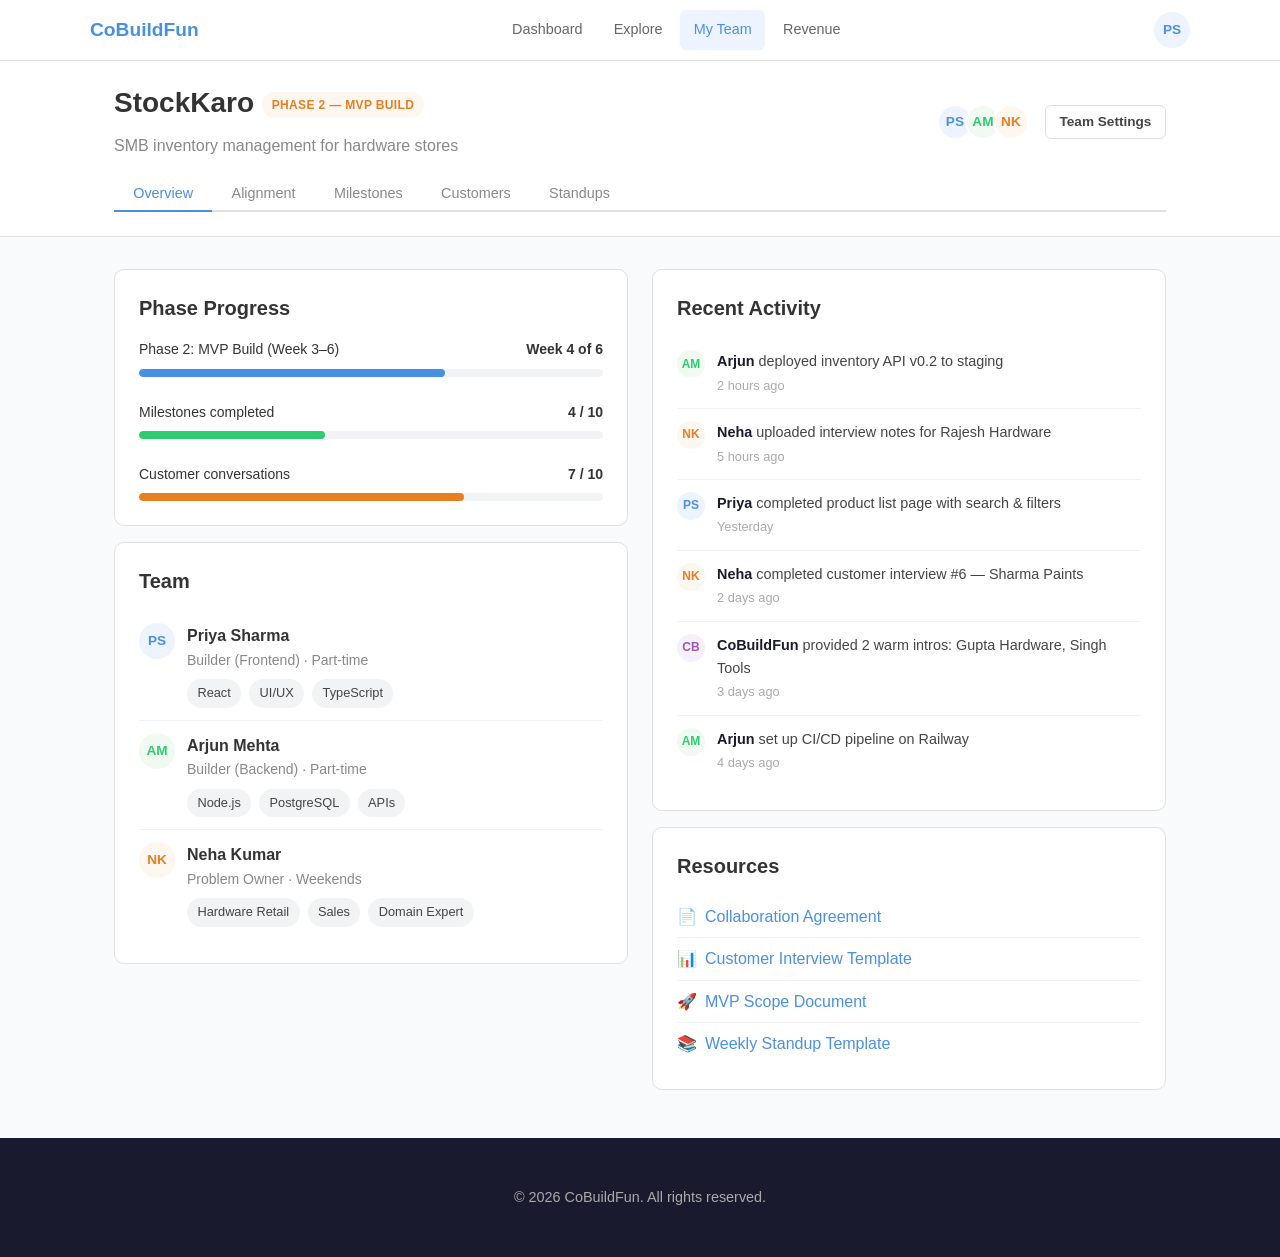
<file: team.html>
<!DOCTYPE html>
<html lang="en">
<head>
  <meta charset="UTF-8">
  <meta name="viewport" content="width=device-width, initial-scale=1.0">
  <title>StockKaro — Team Workspace | CoBuildFun</title>
  <link rel="stylesheet" href="app.css">
</head>
<body>

  <!-- Top Nav -->
  <nav class="topnav">
    <div class="topnav-inner">
      <a href="landing.html" class="topnav-logo">CoBuildFun</a>
      <div class="topnav-links">
        <a href="dashboard.html">Dashboard</a>
        <a href="explore.html">Explore</a>
        <a href="team.html" class="active">My Team</a>
        <a href="revenue.html">Revenue</a>
      </div>
      <div class="topnav-right">
        <div class="avatar" title="Priya S.">PS</div>
      </div>
    </div>
  </nav>

  <!-- Workspace Header -->
  <div class="workspace-header">
    <div class="container">
      <div class="flex-between">
        <div>
          <div class="flex-center gap-1 mb-1">
            <h2>StockKaro</h2>
            <span class="badge badge-orange">Phase 2 — MVP Build</span>
          </div>
          <p class="text-muted">SMB inventory management for hardware stores</p>
        </div>
        <div class="flex-center gap-2">
          <div class="avatar-stack">
            <div class="avatar" style="background:var(--blue-100);color:var(--blue-600);" title="Priya S. — Builder">PS</div>
            <div class="avatar" style="background:var(--green-100);color:var(--green-500);" title="Arjun M. — Builder">AM</div>
            <div class="avatar" style="background:var(--orange-100);color:var(--orange-500);" title="Neha K. — Problem Owner">NK</div>
          </div>
          <button class="btn btn-ghost btn-sm">Team Settings</button>
        </div>
      </div>

      <!-- Tabs -->
      <div class="workspace-tabs" id="tabs">
        <button class="workspace-tab active" data-tab="overview">Overview</button>
        <button class="workspace-tab" data-tab="alignment">Alignment</button>
        <button class="workspace-tab" data-tab="milestones">Milestones</button>
        <button class="workspace-tab" data-tab="customers">Customers</button>
        <button class="workspace-tab" data-tab="standups">Standups</button>
      </div>
    </div>
  </div>

  <div class="container" style="padding-top:2rem;padding-bottom:3rem;">

    <!-- Overview Tab -->
    <div class="tab-content" id="tab-overview">
      <div class="dash-grid">
        <!-- Left Column -->
        <div>
          <!-- Progress -->
          <div class="card mb-2">
            <h3 class="mb-2">Phase Progress</h3>
            <div class="flex-between text-small mb-1">
              <span>Phase 2: MVP Build (Week 3–6)</span>
              <strong>Week 4 of 6</strong>
            </div>
            <div class="progress-bar">
              <div class="progress-fill" style="width:66%;"></div>
            </div>
            <div class="mt-3">
              <div class="flex-between text-small mb-1">
                <span>Milestones completed</span>
                <strong>4 / 10</strong>
              </div>
              <div class="progress-bar">
                <div class="progress-fill green" style="width:40%;"></div>
              </div>
            </div>
            <div class="mt-3">
              <div class="flex-between text-small mb-1">
                <span>Customer conversations</span>
                <strong>7 / 10</strong>
              </div>
              <div class="progress-bar">
                <div class="progress-fill orange" style="width:70%;"></div>
              </div>
            </div>
          </div>

          <!-- Team Members -->
          <div class="card">
            <h3 class="mb-2">Team</h3>
            <div class="activity-item">
              <div class="avatar" style="background:var(--blue-100);color:var(--blue-600);">PS</div>
              <div>
                <div><strong>Priya Sharma</strong></div>
                <div class="text-small text-muted">Builder (Frontend) &middot; Part-time</div>
                <div class="flex-center gap-1 mt-1">
                  <span class="tag">React</span><span class="tag">UI/UX</span><span class="tag">TypeScript</span>
                </div>
              </div>
            </div>
            <div class="activity-item">
              <div class="avatar" style="background:var(--green-100);color:var(--green-500);">AM</div>
              <div>
                <div><strong>Arjun Mehta</strong></div>
                <div class="text-small text-muted">Builder (Backend) &middot; Part-time</div>
                <div class="flex-center gap-1 mt-1">
                  <span class="tag">Node.js</span><span class="tag">PostgreSQL</span><span class="tag">APIs</span>
                </div>
              </div>
            </div>
            <div class="activity-item" style="border-bottom:none;">
              <div class="avatar" style="background:var(--orange-100);color:var(--orange-500);">NK</div>
              <div>
                <div><strong>Neha Kumar</strong></div>
                <div class="text-small text-muted">Problem Owner &middot; Weekends</div>
                <div class="flex-center gap-1 mt-1">
                  <span class="tag">Hardware Retail</span><span class="tag">Sales</span><span class="tag">Domain Expert</span>
                </div>
              </div>
            </div>
          </div>
        </div>

        <!-- Right Column: Activity -->
        <div>
          <div class="card mb-2">
            <h3 class="mb-2">Recent Activity</h3>
            <div class="activity-item">
              <div class="avatar avatar-sm" style="background:var(--green-100);color:var(--green-500);">AM</div>
              <div>
                <div class="activity-text"><strong>Arjun</strong> deployed inventory API v0.2 to staging</div>
                <div class="activity-time">2 hours ago</div>
              </div>
            </div>
            <div class="activity-item">
              <div class="avatar avatar-sm" style="background:var(--orange-100);color:var(--orange-500);">NK</div>
              <div>
                <div class="activity-text"><strong>Neha</strong> uploaded interview notes for Rajesh Hardware</div>
                <div class="activity-time">5 hours ago</div>
              </div>
            </div>
            <div class="activity-item">
              <div class="avatar avatar-sm" style="background:var(--blue-100);color:var(--blue-600);">PS</div>
              <div>
                <div class="activity-text"><strong>Priya</strong> completed product list page with search &amp; filters</div>
                <div class="activity-time">Yesterday</div>
              </div>
            </div>
            <div class="activity-item">
              <div class="avatar avatar-sm" style="background:var(--orange-100);color:var(--orange-500);">NK</div>
              <div>
                <div class="activity-text"><strong>Neha</strong> completed customer interview #6 — Sharma Paints</div>
                <div class="activity-time">2 days ago</div>
              </div>
            </div>
            <div class="activity-item">
              <div class="avatar avatar-sm" style="background:var(--purple-100);color:var(--purple-500);">CB</div>
              <div>
                <div class="activity-text"><strong>CoBuildFun</strong> provided 2 warm intros: Gupta Hardware, Singh Tools</div>
                <div class="activity-time">3 days ago</div>
              </div>
            </div>
            <div class="activity-item" style="border-bottom:none;">
              <div class="avatar avatar-sm" style="background:var(--green-100);color:var(--green-500);">AM</div>
              <div>
                <div class="activity-text"><strong>Arjun</strong> set up CI/CD pipeline on Railway</div>
                <div class="activity-time">4 days ago</div>
              </div>
            </div>
          </div>

          <!-- Quick Links -->
          <div class="card">
            <h3 class="mb-2">Resources</h3>
            <ul style="list-style:none;padding:0;">
              <li style="padding:0.5rem 0;border-bottom:1px solid var(--gray-100);">
                <a href="#" class="flex-center gap-1"><span>&#128196;</span> Collaboration Agreement</a>
              </li>
              <li style="padding:0.5rem 0;border-bottom:1px solid var(--gray-100);">
                <a href="#" class="flex-center gap-1"><span>&#128202;</span> Customer Interview Template</a>
              </li>
              <li style="padding:0.5rem 0;border-bottom:1px solid var(--gray-100);">
                <a href="#" class="flex-center gap-1"><span>&#128640;</span> MVP Scope Document</a>
              </li>
              <li style="padding:0.5rem 0;">
                <a href="#" class="flex-center gap-1"><span>&#128218;</span> Weekly Standup Template</a>
              </li>
            </ul>
          </div>
        </div>
      </div>
    </div>

    <!-- Alignment Tab -->
    <div class="tab-content" id="tab-alignment" style="display:none;">
      <div class="card container-narrow" style="margin:0 auto;">
        <h3 class="mb-3">Alignment Session</h3>
        <p class="text-muted mb-3">Completed on Feb 3, 2026. These five answers define the team's focus.</p>

        <div style="padding:1.25rem;background:var(--gray-50);border-radius:var(--radius-sm);margin-bottom:1rem;">
          <div class="text-small" style="font-weight:700;color:var(--blue-600);margin-bottom:0.25rem;">1. What problem are we solving?</div>
          <p>Hardware store owners in Tier-2/3 cities manually track inventory on paper or basic Excel. They lose money from stock-outs and over-ordering. They need a dead-simple digital inventory system that works on a phone.</p>
        </div>

        <div style="padding:1.25rem;background:var(--gray-50);border-radius:var(--radius-sm);margin-bottom:1rem;">
          <div class="text-small" style="font-weight:700;color:var(--blue-600);margin-bottom:0.25rem;">2. Who is the customer?</div>
          <p>Owner-operators of small hardware stores (1–3 employees) in Tier-2 and Tier-3 Indian cities. Annual revenue ₹20L–₹1Cr. Currently using paper ledgers or nothing at all.</p>
        </div>

        <div style="padding:1.25rem;background:var(--gray-50);border-radius:var(--radius-sm);margin-bottom:1rem;">
          <div class="text-small" style="font-weight:700;color:var(--blue-600);margin-bottom:0.25rem;">3. What is the MVP?</div>
          <p><strong>In scope:</strong> Add products (name, price, qty), update stock on sale, low-stock alerts via WhatsApp, basic sales log.<br>
          <strong>Out of scope (for now):</strong> Barcode scanning, supplier management, GST invoicing, multi-store, reporting dashboards.</p>
        </div>

        <div style="padding:1.25rem;background:var(--gray-50);border-radius:var(--radius-sm);margin-bottom:1rem;">
          <div class="text-small" style="font-weight:700;color:var(--blue-600);margin-bottom:0.25rem;">4. How do we split equity and revenue?</div>
          <p>Equal three-way split: 33.3% each (Priya, Arjun, Neha). Revenue share begins at first paying customer. Documented in collaboration agreement signed Feb 3.</p>
        </div>

        <div style="padding:1.25rem;background:var(--gray-50);border-radius:var(--radius-sm);">
          <div class="text-small" style="font-weight:700;color:var(--blue-600);margin-bottom:0.25rem;">5. What is our 8-week goal?</div>
          <p>Ship a working MVP to 5 hardware stores in Indore (Neha's contacts). Get at least 2 to say they'd pay ₹500–₹1,000/month for it. Complete 10 customer interviews.</p>
        </div>
      </div>
    </div>

    <!-- Milestones Tab -->
    <div class="tab-content" id="tab-milestones" style="display:none;">
      <div class="container-narrow" style="margin:0 auto;">
        <div class="flex-between mb-3">
          <h3>Milestones</h3>
          <span class="text-muted text-small">4 of 10 completed</span>
        </div>
        <div class="card">
          <div class="milestone">
            <div class="milestone-header">
              <div class="milestone-check done">&#10003;</div>
              <span class="milestone-title done">Complete alignment session & sign collaboration agreement</span>
              <span class="badge badge-green" style="margin-left:auto;">Done</span>
            </div>
          </div>
          <div class="milestone">
            <div class="milestone-header">
              <div class="milestone-check done">&#10003;</div>
              <span class="milestone-title done">Set up dev environment (React + Node + PostgreSQL on Railway)</span>
              <span class="badge badge-green" style="margin-left:auto;">Done</span>
            </div>
          </div>
          <div class="milestone">
            <div class="milestone-header">
              <div class="milestone-check done">&#10003;</div>
              <span class="milestone-title done">Build product catalogue CRUD (add, edit, delete inventory items)</span>
              <span class="badge badge-green" style="margin-left:auto;">Done</span>
            </div>
          </div>
          <div class="milestone">
            <div class="milestone-header">
              <div class="milestone-check done">&#10003;</div>
              <span class="milestone-title done">Complete 5 customer interviews</span>
              <span class="badge badge-green" style="margin-left:auto;">Done</span>
            </div>
          </div>
          <div class="milestone">
            <div class="milestone-header">
              <div class="milestone-check">&#10003;</div>
              <span class="milestone-title">Build stock update on sale flow</span>
              <span class="badge badge-blue" style="margin-left:auto;">In Progress</span>
            </div>
          </div>
          <div class="milestone">
            <div class="milestone-header">
              <div class="milestone-check">&#10003;</div>
              <span class="milestone-title">Implement low-stock WhatsApp alerts</span>
              <span class="badge badge-gray" style="margin-left:auto;">Pending</span>
            </div>
          </div>
          <div class="milestone">
            <div class="milestone-header">
              <div class="milestone-check">&#10003;</div>
              <span class="milestone-title">Build basic sales log / daily summary</span>
              <span class="badge badge-gray" style="margin-left:auto;">Pending</span>
            </div>
          </div>
          <div class="milestone">
            <div class="milestone-header">
              <div class="milestone-check">&#10003;</div>
              <span class="milestone-title">Complete 10 customer interviews</span>
              <span class="badge badge-orange" style="margin-left:auto;">7/10</span>
            </div>
          </div>
          <div class="milestone">
            <div class="milestone-header">
              <div class="milestone-check">&#10003;</div>
              <span class="milestone-title">Deploy MVP to 3 test users (hardware stores)</span>
              <span class="badge badge-red" style="margin-left:auto;">Due in 3 days</span>
            </div>
          </div>
          <div class="milestone">
            <div class="milestone-header">
              <div class="milestone-check">&#10003;</div>
              <span class="milestone-title">Ship MVP beta to 5 stores and collect feedback</span>
              <span class="badge badge-gray" style="margin-left:auto;">Week 6</span>
            </div>
          </div>
        </div>
      </div>
    </div>

    <!-- Customers Tab -->
    <div class="tab-content" id="tab-customers" style="display:none;">
      <div class="container-narrow" style="margin:0 auto;">
        <div class="flex-between mb-3">
          <h3>Customer Conversations</h3>
          <span class="text-muted text-small">7 of 10 target</span>
        </div>
        <div class="card">
          <div class="table-wrap">
            <table class="data-table">
              <thead>
                <tr>
                  <th>Customer</th>
                  <th>Business</th>
                  <th>Date</th>
                  <th>Willing to Pay?</th>
                  <th>Key Insight</th>
                </tr>
              </thead>
              <tbody>
                <tr>
                  <td><strong>Rajesh Gupta</strong></td>
                  <td>Gupta Hardware, Indore</td>
                  <td>Feb 8</td>
                  <td><span class="badge badge-green">Yes — ₹800/mo</span></td>
                  <td>"I just need to know what's low before my customer asks for it."</td>
                </tr>
                <tr>
                  <td><strong>Manoj Singh</strong></td>
                  <td>Singh Tools, Indore</td>
                  <td>Feb 7</td>
                  <td><span class="badge badge-green">Yes — ₹500/mo</span></td>
                  <td>"WhatsApp alerts would be perfect. I check WhatsApp 100x a day anyway."</td>
                </tr>
                <tr>
                  <td><strong>Sunita Sharma</strong></td>
                  <td>Sharma Paints, Indore</td>
                  <td>Feb 6</td>
                  <td><span class="badge badge-orange">Maybe</span></td>
                  <td>"Depends on how easy it is. I won't use anything that needs training."</td>
                </tr>
                <tr>
                  <td><strong>Dinesh Patel</strong></td>
                  <td>Patel Electricals, Ujjain</td>
                  <td>Feb 5</td>
                  <td><span class="badge badge-green">Yes — ₹1000/mo</span></td>
                  <td>"I lose ₹5K/month from stock-outs. Would happily pay ₹1K to prevent that."</td>
                </tr>
                <tr>
                  <td><strong>Pradeep Kumar</strong></td>
                  <td>Kumar Hardware, Bhopal</td>
                  <td>Feb 3</td>
                  <td><span class="badge badge-orange">Maybe</span></td>
                  <td>"My son handles the billing. He might be interested."</td>
                </tr>
                <tr>
                  <td><strong>Amit Verma</strong></td>
                  <td>Verma Sanitary, Indore</td>
                  <td>Feb 1</td>
                  <td><span class="badge badge-green">Yes — ₹800/mo</span></td>
                  <td>"I want to see my best-selling items. Right now I guess."</td>
                </tr>
                <tr>
                  <td><strong>Kavita Jain</strong></td>
                  <td>Jain Building Materials, Indore</td>
                  <td>Jan 30</td>
                  <td><span class="badge badge-red">No</span></td>
                  <td>"My staff won't use apps. We're fine with paper." (Wrong segment?)</td>
                </tr>
              </tbody>
            </table>
          </div>
          <div class="mt-2" style="padding:1rem;background:var(--green-100);border-radius:var(--radius-sm);">
            <strong>Summary:</strong> 4 willing to pay, 2 maybe, 1 no. Average WTP: ₹775/month. Strong signal to continue. Key insight: WhatsApp integration is the #1 feature request.
          </div>
        </div>
      </div>
    </div>

    <!-- Standups Tab -->
    <div class="tab-content" id="tab-standups" style="display:none;">
      <div class="container-narrow" style="margin:0 auto;">
        <div class="flex-between mb-3">
          <h3>Weekly Standups</h3>
          <button class="btn btn-primary btn-sm">+ Log This Week's Standup</button>
        </div>

        <div class="card mb-2">
          <div class="flex-between mb-2">
            <h4>Week 4 Standup — Feb 6, 2026</h4>
            <span class="badge badge-blue">Current</span>
          </div>
          <div style="padding:1rem;background:var(--gray-50);border-radius:var(--radius-sm);margin-bottom:0.75rem;">
            <div class="text-small" style="font-weight:700;margin-bottom:0.25rem;">Priya (Builder - Frontend)</div>
            <p class="text-small"><strong>Done:</strong> Product list page with search, filters, and responsive design.<br>
            <strong>Doing:</strong> Stock update flow — "sell item" button that decrements qty.<br>
            <strong>Blocked:</strong> Need API endpoint for stock decrement from Arjun.</p>
          </div>
          <div style="padding:1rem;background:var(--gray-50);border-radius:var(--radius-sm);margin-bottom:0.75rem;">
            <div class="text-small" style="font-weight:700;margin-bottom:0.25rem;">Arjun (Builder - Backend)</div>
            <p class="text-small"><strong>Done:</strong> Inventory CRUD API, deployed v0.2 to staging.<br>
            <strong>Doing:</strong> Stock decrement endpoint + transaction safety.<br>
            <strong>Blocked:</strong> Nothing.</p>
          </div>
          <div style="padding:1rem;background:var(--gray-50);border-radius:var(--radius-sm);">
            <div class="text-small" style="font-weight:700;margin-bottom:0.25rem;">Neha (Problem Owner)</div>
            <p class="text-small"><strong>Done:</strong> Interviewed Rajesh Gupta and Manoj Singh. Both confirmed WTP.<br>
            <strong>Doing:</strong> Setting up demo for Dinesh Patel this week.<br>
            <strong>Blocked:</strong> Need a basic working demo URL to show customers.</p>
          </div>
        </div>

        <div class="card" style="opacity:0.8;">
          <div class="flex-between mb-2">
            <h4>Week 3 Standup — Jan 30, 2026</h4>
            <span class="badge badge-gray">Past</span>
          </div>
          <div style="padding:1rem;background:var(--gray-50);border-radius:var(--radius-sm);margin-bottom:0.75rem;">
            <div class="text-small" style="font-weight:700;margin-bottom:0.25rem;">Priya</div>
            <p class="text-small"><strong>Done:</strong> Set up React project, auth flow, basic layout.<br>
            <strong>Doing:</strong> Product list page.<br>
            <strong>Blocked:</strong> Waiting for API docs from Arjun.</p>
          </div>
          <div style="padding:1rem;background:var(--gray-50);border-radius:var(--radius-sm);margin-bottom:0.75rem;">
            <div class="text-small" style="font-weight:700;margin-bottom:0.25rem;">Arjun</div>
            <p class="text-small"><strong>Done:</strong> DB schema, Railway setup, CI/CD pipeline.<br>
            <strong>Doing:</strong> CRUD API for products.<br>
            <strong>Blocked:</strong> Nothing.</p>
          </div>
          <div style="padding:1rem;background:var(--gray-50);border-radius:var(--radius-sm);">
            <div class="text-small" style="font-weight:700;margin-bottom:0.25rem;">Neha</div>
            <p class="text-small"><strong>Done:</strong> Completed 5 initial interviews.<br>
            <strong>Doing:</strong> Scheduling 5 more from CoBuildFun warm intros.<br>
            <strong>Blocked:</strong> Nothing.</p>
          </div>
        </div>
      </div>
    </div>

  </div>

  <footer class="site-footer">
    <p>&copy; 2026 CoBuildFun. All rights reserved.</p>
  </footer>

  <script>
    // Tab switching
    document.querySelectorAll('.workspace-tab').forEach(function(tab) {
      tab.addEventListener('click', function() {
        document.querySelectorAll('.workspace-tab').forEach(function(t) { t.classList.remove('active'); });
        document.querySelectorAll('.tab-content').forEach(function(c) { c.style.display = 'none'; });
        this.classList.add('active');
        document.getElementById('tab-' + this.getAttribute('data-tab')).style.display = 'block';
      });
    });
  </script>

</body>
</html>
</file>
<file: styles.css>
body {
  font-family: Arial, sans-serif;
  margin: 0;
  padding: 0;
  background: #f9fafc;
  color: #333;
  text-align: center;
}
header {
  background: #4a90e2;
  color: white;
  padding: 2rem;
}
.nav-bar {
  display: flex;
  align-items: center;
  gap: 2rem;
  justify-content: center;
  margin-bottom: 1rem;
}
.nav-logo {
  color: white;
  text-decoration: none;
  font-size: 1.2rem;
  font-weight: bold;
}
.nav-link {
  color: rgba(255, 255, 255, 0.8);
  text-decoration: none;
  font-size: 0.95rem;
}
.nav-link:hover,
.nav-link.active {
  color: white;
}
.btn {
  display: inline-block;
  background: #4a90e2;
  color: white;
  text-decoration: none;
  padding: 0.8rem 1.5rem;
  font-size: 1rem;
  border-radius: 5px;
}
.btn:hover {
  background: #357ab8;
}
header h1 {
  margin: 0;
  font-size: 2.5rem;
}
main {
  padding: 2rem;
}
section {
  margin-bottom: 2rem;
}
button {
  background: #4a90e2;
  color: white;
  border: none;
  padding: 0.8rem 1.5rem;
  font-size: 1rem;
  border-radius: 5px;
  cursor: pointer;
}
button:hover {
  background: #357ab8;
}
footer {
  background: #333;
  color: white;
  padding: 1rem;
}
</file>
<file: app.css>
/* ===== CoBuildFun Platform Design System ===== */

/* --- Reset & Base --- */
*, *::before, *::after {
  box-sizing: border-box;
  margin: 0;
  padding: 0;
}

:root {
  --blue-600: #4a90e2;
  --blue-700: #357ab8;
  --blue-100: #eef4ff;
  --green-500: #2ecc71;
  --green-100: #f0faf0;
  --orange-500: #e67e22;
  --orange-100: #fef7f0;
  --red-500: #e74c3c;
  --red-100: #fef0f0;
  --purple-500: #9b59b6;
  --purple-100: #f5f0fa;
  --gray-50: #f9fafc;
  --gray-100: #f1f3f5;
  --gray-200: #e0e0e0;
  --gray-300: #ccc;
  --gray-400: #aaa;
  --gray-500: #888;
  --gray-600: #666;
  --gray-700: #444;
  --gray-800: #333;
  --gray-900: #1a1a2e;
  --white: #fff;
  --radius-sm: 6px;
  --radius-md: 10px;
  --radius-lg: 16px;
  --shadow-sm: 0 1px 3px rgba(0,0,0,0.08);
  --shadow-md: 0 4px 12px rgba(0,0,0,0.1);
  --shadow-lg: 0 8px 30px rgba(0,0,0,0.12);
  --transition: 0.2s ease;
}

body {
  font-family: -apple-system, BlinkMacSystemFont, 'Segoe UI', Roboto, Oxygen, sans-serif;
  color: var(--gray-800);
  background: var(--gray-50);
  line-height: 1.6;
  -webkit-font-smoothing: antialiased;
}

a { color: var(--blue-600); text-decoration: none; }
a:hover { color: var(--blue-700); }

img { max-width: 100%; display: block; }

/* --- Typography --- */
h1 { font-size: 2.5rem; font-weight: 800; line-height: 1.2; }
h2 { font-size: 1.75rem; font-weight: 700; line-height: 1.3; }
h3 { font-size: 1.25rem; font-weight: 600; line-height: 1.4; }
h4 { font-size: 1.05rem; font-weight: 600; }

/* --- Utility Classes --- */
.container { max-width: 1100px; margin: 0 auto; padding: 0 1.5rem; }
.container-narrow { max-width: 800px; margin: 0 auto; padding: 0 1.5rem; }
.text-center { text-align: center; }
.text-muted { color: var(--gray-500); }
.text-small { font-size: 0.875rem; }
.mt-1 { margin-top: 0.5rem; }
.mt-2 { margin-top: 1rem; }
.mt-3 { margin-top: 1.5rem; }
.mt-4 { margin-top: 2rem; }
.mb-1 { margin-bottom: 0.5rem; }
.mb-2 { margin-bottom: 1rem; }
.mb-3 { margin-bottom: 1.5rem; }
.flex { display: flex; }
.flex-between { display: flex; justify-content: space-between; align-items: center; }
.flex-center { display: flex; align-items: center; }
.gap-1 { gap: 0.5rem; }
.gap-2 { gap: 1rem; }
.gap-3 { gap: 1.5rem; }

/* --- Buttons --- */
.btn {
  display: inline-flex;
  align-items: center;
  gap: 0.4rem;
  padding: 0.65rem 1.3rem;
  font-size: 0.95rem;
  font-weight: 600;
  border-radius: var(--radius-sm);
  border: none;
  cursor: pointer;
  transition: background var(--transition), transform var(--transition);
  text-decoration: none;
  line-height: 1.4;
}

.btn:active { transform: scale(0.98); }

.btn-primary {
  background: var(--blue-600);
  color: var(--white);
}
.btn-primary:hover { background: var(--blue-700); color: var(--white); }

.btn-secondary {
  background: var(--white);
  color: var(--blue-600);
  border: 1.5px solid var(--blue-600);
}
.btn-secondary:hover { background: var(--blue-100); color: var(--blue-600); }

.btn-ghost {
  background: transparent;
  color: var(--gray-700);
  border: 1.5px solid var(--gray-200);
}
.btn-ghost:hover { background: var(--gray-100); }

.btn-success {
  background: var(--green-500);
  color: var(--white);
}
.btn-success:hover { background: #27ae60; color: var(--white); }

.btn-sm { padding: 0.4rem 0.85rem; font-size: 0.85rem; }
.btn-lg { padding: 0.85rem 1.8rem; font-size: 1.05rem; }

/* --- Cards --- */
.card {
  background: var(--white);
  border: 1px solid var(--gray-200);
  border-radius: var(--radius-md);
  padding: 1.5rem;
  transition: box-shadow var(--transition);
}

.card:hover { box-shadow: var(--shadow-md); }

.card-flat { box-shadow: none; }
.card-flat:hover { box-shadow: none; }

/* --- Badges --- */
.badge {
  display: inline-block;
  padding: 0.2rem 0.6rem;
  font-size: 0.75rem;
  font-weight: 700;
  border-radius: 100px;
  text-transform: uppercase;
  letter-spacing: 0.03em;
}

.badge-blue { background: var(--blue-100); color: var(--blue-600); }
.badge-green { background: var(--green-100); color: var(--green-500); }
.badge-orange { background: var(--orange-100); color: var(--orange-500); }
.badge-red { background: var(--red-100); color: var(--red-500); }
.badge-purple { background: var(--purple-100); color: var(--purple-500); }
.badge-gray { background: var(--gray-100); color: var(--gray-600); }

/* --- Tags --- */
.tag {
  display: inline-block;
  padding: 0.25rem 0.65rem;
  font-size: 0.8rem;
  background: var(--gray-100);
  color: var(--gray-700);
  border-radius: 100px;
}

/* --- Avatars --- */
.avatar {
  width: 36px;
  height: 36px;
  border-radius: 50%;
  background: var(--blue-100);
  color: var(--blue-600);
  display: flex;
  align-items: center;
  justify-content: center;
  font-weight: 700;
  font-size: 0.85rem;
  flex-shrink: 0;
}

.avatar-sm { width: 28px; height: 28px; font-size: 0.75rem; }
.avatar-lg { width: 48px; height: 48px; font-size: 1.1rem; }

.avatar-stack {
  display: flex;
}
.avatar-stack .avatar {
  margin-left: -8px;
  border: 2px solid var(--white);
}
.avatar-stack .avatar:first-child { margin-left: 0; }

/* --- Progress Bar --- */
.progress-bar {
  width: 100%;
  height: 8px;
  background: var(--gray-100);
  border-radius: 100px;
  overflow: hidden;
}

.progress-fill {
  height: 100%;
  border-radius: 100px;
  background: var(--blue-600);
  transition: width 0.5s ease;
}

.progress-fill.green { background: var(--green-500); }
.progress-fill.orange { background: var(--orange-500); }

/* --- Top Navigation --- */
.topnav {
  background: var(--white);
  border-bottom: 1px solid var(--gray-200);
  padding: 0 1.5rem;
  position: sticky;
  top: 0;
  z-index: 100;
}

.topnav-inner {
  max-width: 1100px;
  margin: 0 auto;
  display: flex;
  align-items: center;
  justify-content: space-between;
  height: 60px;
}

.topnav-logo {
  font-size: 1.2rem;
  font-weight: 800;
  color: var(--blue-600);
}

.topnav-links {
  display: flex;
  align-items: center;
  gap: 0.25rem;
}

.topnav-links a {
  padding: 0.5rem 0.85rem;
  font-size: 0.9rem;
  font-weight: 500;
  color: var(--gray-600);
  border-radius: var(--radius-sm);
  transition: background var(--transition), color var(--transition);
}

.topnav-links a:hover { background: var(--gray-100); color: var(--gray-800); }
.topnav-links a.active { background: var(--blue-100); color: var(--blue-600); }

.topnav-right {
  display: flex;
  align-items: center;
  gap: 1rem;
}

/* --- Landing Page Hero --- */
.hero {
  background: linear-gradient(135deg, #1a1a2e 0%, #16213e 50%, #0f3460 100%);
  color: var(--white);
  padding: 5rem 1.5rem;
  text-align: center;
}

.hero h1 {
  font-size: 3rem;
  margin-bottom: 1rem;
  max-width: 700px;
  margin-left: auto;
  margin-right: auto;
}

.hero p {
  font-size: 1.2rem;
  opacity: 0.85;
  max-width: 550px;
  margin: 0 auto 2rem;
  line-height: 1.7;
}

.hero .btn { font-size: 1.05rem; }

.hero-stats {
  display: flex;
  justify-content: center;
  gap: 3rem;
  margin-top: 3rem;
}

.hero-stat {
  text-align: center;
}

.hero-stat .num {
  display: block;
  font-size: 2rem;
  font-weight: 800;
}

.hero-stat .label {
  font-size: 0.85rem;
  opacity: 0.7;
}

/* --- Landing Sections --- */
.landing-section {
  padding: 4rem 1.5rem;
}

.landing-section:nth-child(even) {
  background: var(--white);
}

.landing-section h2 {
  text-align: center;
  margin-bottom: 0.5rem;
}

.landing-section .section-sub {
  text-align: center;
  color: var(--gray-500);
  max-width: 600px;
  margin: 0 auto 2.5rem;
}

/* --- Phase Timeline (Landing) --- */
.timeline {
  max-width: 700px;
  margin: 0 auto;
  position: relative;
  padding-left: 2rem;
}

.timeline::before {
  content: '';
  position: absolute;
  left: 0.65rem;
  top: 0;
  bottom: 0;
  width: 2px;
  background: var(--gray-200);
}

.timeline-item {
  position: relative;
  padding-bottom: 2rem;
  padding-left: 1.5rem;
}

.timeline-item:last-child { padding-bottom: 0; }

.timeline-dot {
  position: absolute;
  left: -1.65rem;
  top: 0.25rem;
  width: 14px;
  height: 14px;
  border-radius: 50%;
  background: var(--blue-600);
  border: 3px solid var(--blue-100);
}

.timeline-item h4 {
  margin-bottom: 0.25rem;
}

.timeline-item p {
  color: var(--gray-600);
  font-size: 0.95rem;
}

/* --- Feature Grid (Landing) --- */
.features-grid {
  display: grid;
  grid-template-columns: repeat(auto-fit, minmax(280px, 1fr));
  gap: 1.5rem;
  max-width: 1000px;
  margin: 0 auto;
}

.feature-card {
  text-align: center;
  padding: 2rem 1.5rem;
}

.feature-icon {
  width: 56px;
  height: 56px;
  border-radius: var(--radius-md);
  display: flex;
  align-items: center;
  justify-content: center;
  font-size: 1.5rem;
  margin: 0 auto 1rem;
}

.feature-card h4 { margin-bottom: 0.5rem; }
.feature-card p { color: var(--gray-600); font-size: 0.95rem; }

/* --- Dashboard Layout --- */
.dash-grid {
  display: grid;
  grid-template-columns: 1fr 1fr;
  gap: 1.5rem;
}

.dash-grid-3 {
  display: grid;
  grid-template-columns: repeat(3, 1fr);
  gap: 1rem;
}

.stat-card {
  padding: 1.25rem;
}

.stat-card .stat-label {
  font-size: 0.8rem;
  color: var(--gray-500);
  text-transform: uppercase;
  letter-spacing: 0.04em;
  margin-bottom: 0.25rem;
}

.stat-card .stat-value {
  font-size: 1.75rem;
  font-weight: 800;
  color: var(--gray-900);
}

.stat-card .stat-change {
  font-size: 0.8rem;
  margin-top: 0.25rem;
}

.stat-change.up { color: var(--green-500); }
.stat-change.down { color: var(--red-500); }

/* --- Table --- */
.table-wrap {
  overflow-x: auto;
}

table.data-table {
  width: 100%;
  border-collapse: collapse;
  font-size: 0.9rem;
}

table.data-table th {
  text-align: left;
  padding: 0.75rem 1rem;
  font-weight: 600;
  color: var(--gray-500);
  font-size: 0.8rem;
  text-transform: uppercase;
  letter-spacing: 0.04em;
  border-bottom: 2px solid var(--gray-200);
}

table.data-table td {
  padding: 0.85rem 1rem;
  border-bottom: 1px solid var(--gray-100);
  color: var(--gray-700);
}

table.data-table tbody tr:hover {
  background: var(--gray-50);
}

/* --- Explore Page --- */
.search-bar {
  display: flex;
  gap: 0.75rem;
  margin-bottom: 1.5rem;
}

.search-input {
  flex: 1;
  padding: 0.7rem 1rem;
  border: 1.5px solid var(--gray-200);
  border-radius: var(--radius-sm);
  font-size: 0.95rem;
  outline: none;
  transition: border-color var(--transition);
}

.search-input:focus { border-color: var(--blue-600); }

.filter-bar {
  display: flex;
  gap: 0.5rem;
  flex-wrap: wrap;
  margin-bottom: 1.5rem;
}

.filter-btn {
  padding: 0.4rem 0.9rem;
  font-size: 0.85rem;
  background: var(--white);
  border: 1.5px solid var(--gray-200);
  border-radius: 100px;
  cursor: pointer;
  transition: all var(--transition);
  color: var(--gray-600);
}

.filter-btn:hover, .filter-btn.active {
  background: var(--blue-100);
  border-color: var(--blue-600);
  color: var(--blue-600);
}

/* --- Problem Cards --- */
.problem-card {
  padding: 1.25rem;
  margin-bottom: 1rem;
}

.problem-card h4 { margin-bottom: 0.35rem; }
.problem-card .problem-desc {
  color: var(--gray-600);
  font-size: 0.9rem;
  margin-bottom: 0.75rem;
}

.problem-meta {
  display: flex;
  align-items: center;
  gap: 1rem;
  flex-wrap: wrap;
}

/* --- Team Workspace --- */
.workspace-header {
  background: var(--white);
  border-bottom: 1px solid var(--gray-200);
  padding: 1.5rem;
}

.workspace-header h2 { margin-bottom: 0.25rem; }

.workspace-tabs {
  display: flex;
  gap: 0;
  border-bottom: 2px solid var(--gray-200);
  margin-top: 1rem;
}

.workspace-tab {
  padding: 0.6rem 1.2rem;
  font-size: 0.9rem;
  font-weight: 500;
  color: var(--gray-500);
  border-bottom: 2px solid transparent;
  margin-bottom: -2px;
  cursor: pointer;
  transition: all var(--transition);
  background: none;
  border-top: none;
  border-left: none;
  border-right: none;
}

.workspace-tab:hover { color: var(--gray-800); }
.workspace-tab.active {
  color: var(--blue-600);
  border-bottom-color: var(--blue-600);
}

/* --- Milestone / Checklist --- */
.milestone {
  padding: 1rem 0;
  border-bottom: 1px solid var(--gray-100);
}

.milestone:last-child { border-bottom: none; }

.milestone-header {
  display: flex;
  align-items: center;
  gap: 0.75rem;
}

.milestone-check {
  width: 22px;
  height: 22px;
  border-radius: 50%;
  border: 2px solid var(--gray-300);
  flex-shrink: 0;
  display: flex;
  align-items: center;
  justify-content: center;
  font-size: 0.75rem;
  color: transparent;
  cursor: pointer;
  transition: all var(--transition);
}

.milestone-check.done {
  background: var(--green-500);
  border-color: var(--green-500);
  color: var(--white);
}

.milestone-title { font-weight: 500; }
.milestone-title.done {
  text-decoration: line-through;
  color: var(--gray-400);
}

/* --- Activity Feed --- */
.activity-item {
  display: flex;
  gap: 0.75rem;
  padding: 0.75rem 0;
  border-bottom: 1px solid var(--gray-100);
}

.activity-item:last-child { border-bottom: none; }

.activity-text {
  font-size: 0.9rem;
  color: var(--gray-700);
}

.activity-text strong { color: var(--gray-900); }

.activity-time {
  font-size: 0.8rem;
  color: var(--gray-400);
  margin-top: 0.15rem;
}

/* --- Revenue Page --- */
.revenue-hero {
  background: linear-gradient(135deg, #1a1a2e, #0f3460);
  color: var(--white);
  padding: 2.5rem 1.5rem;
  border-radius: var(--radius-lg);
  text-align: center;
  margin-bottom: 2rem;
}

.revenue-hero .big-number {
  font-size: 3rem;
  font-weight: 800;
}

.revenue-hero .big-label {
  opacity: 0.7;
  font-size: 0.9rem;
  margin-top: 0.25rem;
}

.split-bar {
  display: flex;
  border-radius: var(--radius-sm);
  overflow: hidden;
  height: 32px;
  margin: 1rem 0;
}

.split-segment {
  display: flex;
  align-items: center;
  justify-content: center;
  font-size: 0.75rem;
  font-weight: 600;
  color: var(--white);
}

/* --- Modal Overlay --- */
.modal-overlay {
  position: fixed;
  inset: 0;
  background: rgba(0,0,0,0.4);
  display: flex;
  align-items: center;
  justify-content: center;
  z-index: 200;
  opacity: 0;
  pointer-events: none;
  transition: opacity var(--transition);
}

.modal-overlay.open {
  opacity: 1;
  pointer-events: auto;
}

.modal {
  background: var(--white);
  border-radius: var(--radius-lg);
  padding: 2rem;
  max-width: 520px;
  width: 90%;
  max-height: 80vh;
  overflow-y: auto;
  box-shadow: var(--shadow-lg);
}

.modal h3 { margin-bottom: 1rem; }

.form-group {
  margin-bottom: 1rem;
}

.form-group label {
  display: block;
  font-size: 0.85rem;
  font-weight: 600;
  color: var(--gray-700);
  margin-bottom: 0.3rem;
}

.form-group input,
.form-group select,
.form-group textarea {
  width: 100%;
  padding: 0.6rem 0.85rem;
  border: 1.5px solid var(--gray-200);
  border-radius: var(--radius-sm);
  font-size: 0.9rem;
  font-family: inherit;
  outline: none;
  transition: border-color var(--transition);
}

.form-group input:focus,
.form-group select:focus,
.form-group textarea:focus {
  border-color: var(--blue-600);
}

.form-group textarea { resize: vertical; min-height: 80px; }

/* --- Landing Footer --- */
.site-footer {
  background: var(--gray-900);
  color: var(--gray-400);
  padding: 3rem 1.5rem;
  text-align: center;
  font-size: 0.9rem;
}

.site-footer a { color: var(--gray-300); }
.site-footer a:hover { color: var(--white); }

.footer-links {
  display: flex;
  justify-content: center;
  gap: 2rem;
  margin-bottom: 1rem;
}

/* --- Responsive --- */
@media (max-width: 768px) {
  h1 { font-size: 2rem; }
  h2 { font-size: 1.4rem; }
  .hero h1 { font-size: 2.2rem; }
  .hero { padding: 3rem 1rem; }
  .hero-stats { gap: 1.5rem; }
  .hero-stat .num { font-size: 1.5rem; }
  .dash-grid { grid-template-columns: 1fr; }
  .dash-grid-3 { grid-template-columns: 1fr; }
  .topnav-links { display: none; }
  .features-grid { grid-template-columns: 1fr; }
  .revenue-hero .big-number { font-size: 2.2rem; }
  .footer-links { flex-direction: column; gap: 0.75rem; }
}

@media (max-width: 480px) {
  .search-bar { flex-direction: column; }
  .problem-meta { flex-direction: column; align-items: flex-start; gap: 0.5rem; }
}
</file>
<file: playbook.css>
/* Playbook Page Styles */

.playbook-page {
  text-align: left;
}

/* Navigation */
.nav-bar {
  display: flex;
  align-items: center;
  gap: 2rem;
  max-width: 900px;
  margin: 0 auto;
}

.nav-logo {
  color: white;
  text-decoration: none;
  font-size: 1.2rem;
  font-weight: bold;
}

.nav-link {
  color: rgba(255, 255, 255, 0.8);
  text-decoration: none;
  font-size: 0.95rem;
}

.nav-link.active,
.nav-link:hover {
  color: white;
}

/* Hero */
.playbook-hero {
  max-width: 900px;
  margin: 1.5rem auto 0;
  text-align: center;
}

.playbook-hero h1 {
  font-size: 2.2rem;
  margin: 0.5rem 0;
}

.hero-label {
  font-size: 0.85rem;
  opacity: 0.85;
  text-transform: uppercase;
  letter-spacing: 0.05em;
  margin: 0;
}

.hero-subtitle {
  font-size: 1.15rem;
  opacity: 0.9;
  margin-top: 0.5rem;
}

/* Main content */
.playbook-page main {
  max-width: 900px;
  margin: 0 auto;
  padding: 2rem 1.5rem;
}

/* Sections */
.playbook-section {
  margin-bottom: 3rem;
  padding-bottom: 2rem;
  border-bottom: 1px solid #e0e0e0;
}

.playbook-section:last-child {
  border-bottom: none;
}

.playbook-section h2 {
  font-size: 1.6rem;
  color: #222;
  margin-bottom: 0.5rem;
}

.playbook-section h3 {
  font-size: 1.2rem;
  color: #333;
  margin-top: 1.5rem;
  margin-bottom: 0.5rem;
}

.playbook-section h4 {
  font-size: 1.05rem;
  color: #444;
  margin-top: 1.2rem;
  margin-bottom: 0.4rem;
}

.section-subtitle {
  color: #666;
  font-style: italic;
  margin-bottom: 1.5rem;
}

.playbook-section p {
  line-height: 1.7;
  color: #444;
}

.playbook-section ul,
.playbook-section ol {
  line-height: 1.8;
  color: #444;
  padding-left: 1.5rem;
}

.playbook-section li {
  margin-bottom: 0.3rem;
}

/* North Star */
.north-star {
  background: #eef4ff;
  border-left: 4px solid #4a90e2;
  padding: 1.2rem 1.5rem;
  margin-top: 1.5rem;
  border-radius: 0 6px 6px 0;
}

.north-star h3 {
  margin-top: 0;
  color: #4a90e2;
}

.north-star .metric {
  font-size: 1.1rem;
  font-weight: bold;
  color: #222;
}

/* Phase styling */
.phase-header {
  margin-bottom: 1rem;
}

.phase-badge {
  display: inline-block;
  background: #4a90e2;
  color: white;
  padding: 0.25rem 0.75rem;
  border-radius: 4px;
  font-size: 0.85rem;
  font-weight: bold;
  text-transform: uppercase;
  letter-spacing: 0.03em;
}

.phase-meta {
  color: #888;
  font-size: 0.95rem;
  margin-top: 0.25rem;
}

/* Success metric callout */
.success-metric {
  background: #f0faf0;
  border-left: 4px solid #2ecc71;
  padding: 0.8rem 1.2rem;
  margin-top: 1.5rem;
  border-radius: 0 6px 6px 0;
  color: #333;
}

/* Anti-patterns */
.anti-patterns {
  background: #fef7f0;
  border-left: 4px solid #e67e22;
  padding: 0.8rem 1.2rem;
  margin-top: 1.5rem;
  border-radius: 0 6px 6px 0;
}

.anti-patterns h4 {
  margin-top: 0;
  color: #e67e22;
}

.anti-patterns ul {
  margin-bottom: 0;
}

/* Decision grid (Phase 3) */
.decision-grid {
  display: grid;
  grid-template-columns: 1fr;
  gap: 0.75rem;
  margin-top: 1rem;
}

.decision {
  padding: 0.8rem 1rem;
  border-radius: 6px;
  font-size: 0.95rem;
  color: #333;
}

.decision.continue {
  background: #f0faf0;
  border-left: 4px solid #2ecc71;
}

.decision.kill {
  background: #fef0f0;
  border-left: 4px solid #e74c3c;
}

.decision.pivot {
  background: #fef7f0;
  border-left: 4px solid #e67e22;
}

/* Paths grid (Phase 5) */
.paths-grid {
  display: grid;
  grid-template-columns: repeat(auto-fit, minmax(240px, 1fr));
  gap: 1rem;
  margin-top: 1rem;
}

.path {
  padding: 1.2rem;
  border-radius: 8px;
  border: 1px solid #e0e0e0;
}

.path h4 {
  margin-top: 0;
}

.path ul {
  padding-left: 1.2rem;
  margin-bottom: 0;
}

.path-a {
  background: #f0faf0;
  border-color: #2ecc71;
}

.path-b {
  background: #eef4ff;
  border-color: #4a90e2;
}

.path-c {
  background: #f9f9f9;
  border-color: #ccc;
}

/* Tables */
.revenue-table,
.advantages-table {
  width: 100%;
  border-collapse: collapse;
  margin-top: 1rem;
  font-size: 0.95rem;
}

.revenue-table th,
.advantages-table th {
  background: #4a90e2;
  color: white;
  text-align: left;
  padding: 0.75rem 1rem;
}

.revenue-table td,
.advantages-table td {
  padding: 0.75rem 1rem;
  border-bottom: 1px solid #e0e0e0;
  color: #444;
}

.revenue-table tr:nth-child(even),
.advantages-table tr:nth-child(even) {
  background: #f9fafc;
}

/* Patterns grid */
.patterns-grid {
  display: grid;
  grid-template-columns: repeat(auto-fit, minmax(280px, 1fr));
  gap: 1rem;
  margin-top: 1rem;
}

.pattern {
  background: #f9fafc;
  border: 1px solid #e0e0e0;
  border-radius: 8px;
  padding: 1.2rem;
}

.pattern h4 {
  margin-top: 0;
  color: #4a90e2;
}

.pattern p {
  font-size: 0.95rem;
  margin-bottom: 0;
}

/* Roadmap */
.roadmap {
  display: grid;
  grid-template-columns: repeat(auto-fit, minmax(260px, 1fr));
  gap: 1rem;
  margin-top: 1rem;
}

.roadmap-phase {
  background: #f9fafc;
  border: 1px solid #e0e0e0;
  border-top: 3px solid #4a90e2;
  border-radius: 0 0 8px 8px;
  padding: 1.2rem;
}

.roadmap-phase h4 {
  margin-top: 0;
  color: #4a90e2;
}

.roadmap-phase ul {
  padding-left: 1.2rem;
  margin-bottom: 0;
}

/* CTA section */
.playbook-page .cta {
  text-align: center;
  border-bottom: none;
}

.btn {
  display: inline-block;
  background: #4a90e2;
  color: white;
  text-decoration: none;
  padding: 0.8rem 1.5rem;
  font-size: 1rem;
  border-radius: 5px;
  transition: background 0.2s;
}

.btn:hover {
  background: #357ab8;
}

/* Responsive */
@media (max-width: 600px) {
  .playbook-hero h1 {
    font-size: 1.6rem;
  }

  .playbook-page main {
    padding: 1rem;
  }

  .paths-grid,
  .patterns-grid,
  .roadmap {
    grid-template-columns: 1fr;
  }

  .revenue-table,
  .advantages-table {
    font-size: 0.85rem;
  }

  .revenue-table th,
  .advantages-table th,
  .revenue-table td,
  .advantages-table td {
    padding: 0.5rem 0.6rem;
  }
}
</file>
